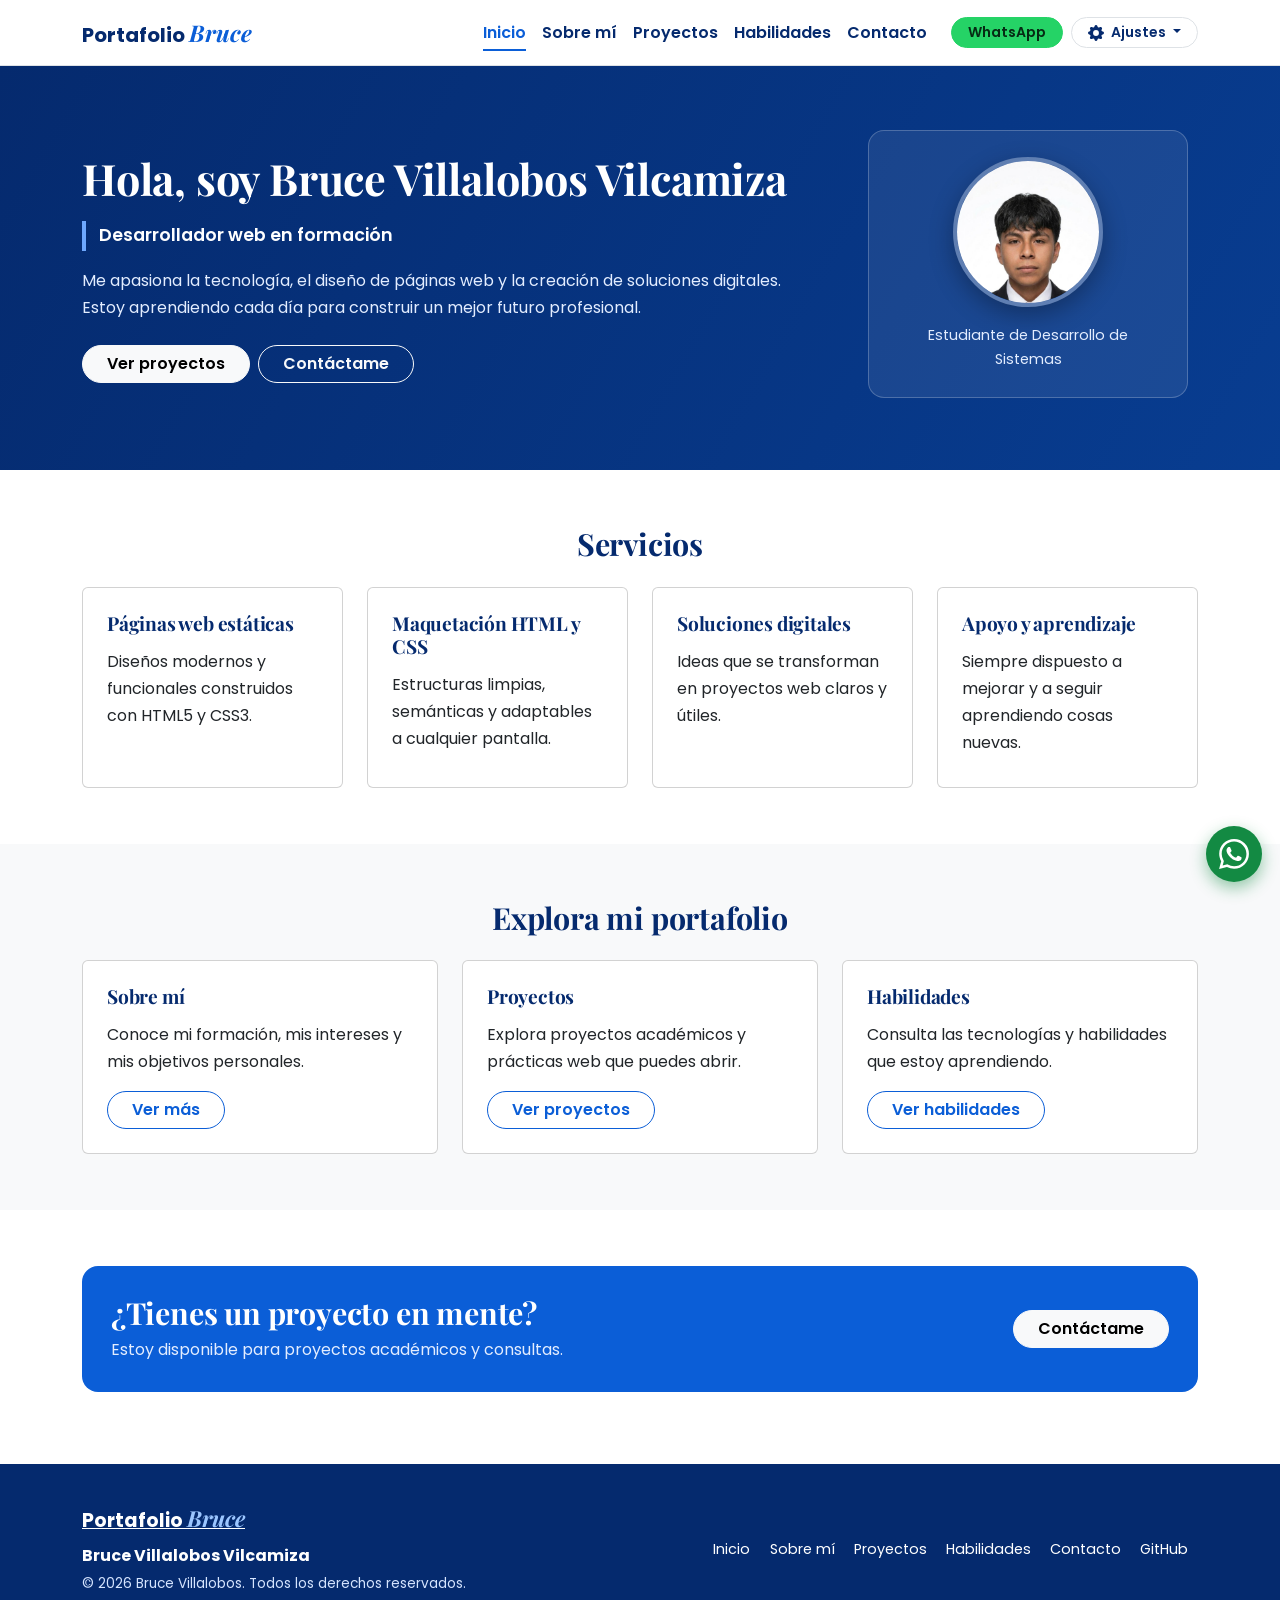
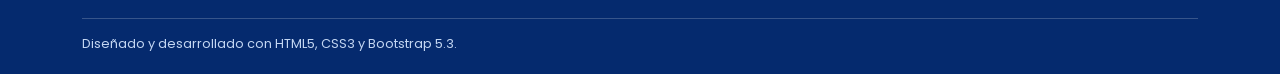
<file: index.html>
<!DOCTYPE html>
<html lang="es">
<head>
  <meta charset="utf-8">
  <meta name="viewport" content="width=device-width, initial-scale=1.0">
  <title>Portafolio Bruce | Inicio</title>
  <meta name="description" content="Portafolio personal de Bruce Villalobos Vilcamiza, desarrollador web en formación. Proyectos con HTML5, CSS3 y Bootstrap.">
  <meta property="og:title" content="Portafolio Bruce | Inicio">
  <meta property="og:description" content="Portafolio personal de Bruce Villalobos Vilcamiza, desarrollador web en formación. Proyectos con HTML5, CSS3 y Bootstrap.">
  <meta property="og:type" content="website">
  <meta property="og:image" content="https://brucevillalobos.github.io/portafolio-bruce-bootstrap/img/bruce.jpeg">
  <link rel="icon" type="image/svg+xml" href="favicon.svg">
  <link rel="preconnect" href="https://fonts.googleapis.com">
  <link rel="preconnect" href="https://fonts.gstatic.com" crossorigin>
  <link href="https://fonts.googleapis.com/css2?family=Playfair+Display:ital,wght@0,600;0,700;1,600&family=Poppins:wght@400;500;600;700&display=swap" rel="stylesheet">
  <link href="https://cdn.jsdelivr.net/npm/bootstrap@5.3.3/dist/css/bootstrap.min.css" rel="stylesheet" integrity="sha384-QWTKZyjpPEjISv5WaRU9OFeRpok6YctnYmDr5pNlyT2bRjXh0JMhjY6hW+ALEwIH" crossorigin="anonymous">
  <link rel="stylesheet" href="css/styles.css">
  <script src="js/tema.js"></script>
</head>
<body>
  <a class="skip-link" href="#contenido">Saltar al contenido principal</a>

  <header class="sticky-top">
    <nav class="navbar navbar-expand-lg bg-body border-bottom" aria-label="Menú principal">
      <div class="container">
        <a class="navbar-brand logo" href="index.html">Portafolio <span>Bruce</span></a>
        <button class="navbar-toggler" type="button" data-bs-toggle="collapse" data-bs-target="#menuPrincipal" aria-controls="menuPrincipal" aria-expanded="false" aria-label="Abrir o cerrar el menú de navegación">
          <span class="navbar-toggler-icon"></span>
        </button>
        <div class="collapse navbar-collapse" id="menuPrincipal">
          <ul class="navbar-nav ms-auto mb-2 mb-lg-0">
            <li class="nav-item"><a class="nav-link active" aria-current="page" href="index.html">Inicio</a></li>
            <li class="nav-item"><a class="nav-link" href="sobre-mi.html">Sobre mí</a></li>
            <li class="nav-item"><a class="nav-link" href="proyectos.html">Proyectos</a></li>
            <li class="nav-item"><a class="nav-link" href="habilidades.html">Habilidades</a></li>
            <li class="nav-item"><a class="nav-link" href="contacto.html">Contacto</a></li>
          </ul>
          <div class="d-flex align-items-center gap-2 ms-lg-3 pb-2 pb-lg-0">
            <a class="btn btn-wa btn-sm rounded-pill px-3 fw-semibold" href="https://wa.me/51958869705" target="_blank" rel="noopener">WhatsApp</a>
            
            <div class="dropdown">
              <button class="btn btn-settings btn-sm rounded-pill px-3 fw-semibold dropdown-toggle" type="button" data-bs-toggle="dropdown" data-bs-auto-close="outside" aria-expanded="false" id="btn-settings">
                <svg xmlns="http://www.w3.org/2000/svg" width="16" height="16" fill="currentColor" class="bi bi-gear-fill me-1" viewBox="0 0 16 16" aria-hidden="true">
                  <path d="M9.405 1.05c-.413-1.4-2.397-1.4-2.81 0l-.1.34a1.464 1.464 0 0 1-2.105.872l-.31-.17c-1.283-.698-2.686.705-1.987 1.987l.169.311c.446.82.023 1.841-.872 2.105l-.34.1c-1.4.413-1.4 2.397 0 2.81l.34.1a1.464 1.464 0 0 1 .872 2.105l-.17.31c-.698 1.283.705 2.686 1.987 1.987l.311-.169a1.464 1.464 0 0 1 2.105.872l.1.34c.413 1.4 2.397 1.4 2.81 0l.1-.34a1.464 1.464 0 0 1 2.105-.872l.31.17c1.283.698 2.686-.705 1.987-1.987l-.169-.311a1.464 1.464 0 0 1 .872-2.105l.34-.1c1.4-.413 1.4-2.397 0-2.81l-.34-.1a1.464 1.464 0 0 1-.872-2.105l.17-.31c.698-1.283-.705-2.686-1.987-1.987l-.311.169a1.464 1.464 0 0 1-2.105-.872l-.1-.34zM8 10.93a2.929 2.929 0 1 1 0-5.86 2.929 2.929 0 0 1 0 5.858z"/>
                </svg>
                Ajustes
              </button>
              <div class="dropdown-menu dropdown-menu-end p-3 settings-menu shadow-lg border-0" aria-labelledby="btn-settings">
                <p class="fw-bold mb-3 text-primary" style="font-size: 0.9rem;">Ajustes de visualización</p>
                
                <div class="d-flex justify-content-between align-items-center mb-3">
                  <span class="fw-medium" style="font-size: 0.95rem;">Modo oscuro</span>
                  <label class="theme-switch" aria-label="Cambiar modo oscuro">
                    <input type="checkbox" id="ajuste-oscuro" role="switch">
                    <span class="slider rounded-pill">
                      <span class="thumb">
                        <svg class="icon-sun" viewBox="0 0 24 24" fill="none" stroke="currentColor" stroke-width="2" stroke-linecap="round" stroke-linejoin="round"><circle cx="12" cy="12" r="5"></circle><line x1="12" y1="1" x2="12" y2="3"></line><line x1="12" y1="21" x2="12" y2="23"></line><line x1="4.22" y1="4.22" x2="5.64" y2="5.64"></line><line x1="18.36" y1="18.36" x2="19.78" y2="19.78"></line><line x1="1" y1="12" x2="3" y2="12"></line><line x1="21" y1="12" x2="23" y2="12"></line><line x1="4.22" y1="19.78" x2="5.64" y2="18.36"></line><line x1="18.36" y1="5.64" x2="19.78" y2="4.22"></line></svg>
                        <svg class="icon-moon" viewBox="0 0 24 24" fill="none" stroke="currentColor" stroke-width="2" stroke-linecap="round" stroke-linejoin="round"><path d="M21 12.79A9 9 0 1 1 11.21 3 7 7 0 0 0 21 12.79z"></path></svg>
                      </span>
                    </span>
                  </label>
                </div>
                
                <hr class="my-2">
                
                <div class="small fw-bold mb-2 text-body-secondary" id="etq-tam">Tamaño del texto</div>
                <div class="btn-group btn-group-sm w-100 shadow-sm" role="group" aria-labelledby="etq-tam">
                  <button type="button" class="btn btn-outline-primary" data-tam="peq" aria-pressed="false" aria-label="Texto pequeño">A−</button>
                  <button type="button" class="btn btn-outline-primary" data-tam="normal" aria-pressed="true" aria-label="Texto normal">A</button>
                  <button type="button" class="btn btn-outline-primary" data-tam="grande" aria-pressed="false" aria-label="Texto grande">A+</button>
                </div>
              </div>
            </div>
          </div>
        </div>
      </div>
    </nav>
  </header>

  <main id="contenido">
    <section class="hero-section">
      <div class="container">
        <div class="row g-4 g-lg-5 align-items-center">
          <div class="col-lg-8">
            <div>
              <h1>Hola, soy Bruce Villalobos Vilcamiza</h1>
              <p class="subtitle">Desarrollador web en formación</p>
              <p>Me apasiona la tecnología, el diseño de páginas web y la creación de soluciones digitales. Estoy aprendiendo cada día para construir un mejor futuro profesional.</p>
              <div class="d-flex flex-wrap gap-2 mt-4">
                <a class="btn btn-light rounded-pill px-4 fw-semibold" href="proyectos.html">Ver proyectos</a>
                <a class="btn btn-outline-light rounded-pill px-4 fw-semibold" href="contacto.html">Contáctame</a>
              </div>
            </div>
          </div>
          <div class="col-lg-4">
            <aside class="profile-card reveal">
              <div class="avatar">
                <img width="848" height="1193" src="img/bruce.jpeg" alt="Foto de Bruce Villalobos Vilcamiza" class="img-fluid">
              </div>
              <p class="mb-0">Estudiante de Desarrollo de Sistemas</p>
            </aside>
          </div>
        </div>
      </div>
    </section>

    <section>
      <div class="container">
        <h2 class="reveal text-center mb-4">Servicios</h2>
        <div class="row g-4">
          <div class="col-sm-6 col-lg-3">
            <article class="custom-card card h-100 p-4 reveal">
              <h3>Páginas web estáticas</h3>
              <p>Diseños modernos y funcionales construidos con HTML5 y CSS3.</p>
            </article>
          </div>
          <div class="col-sm-6 col-lg-3">
            <article class="custom-card card h-100 p-4 reveal">
              <h3>Maquetación HTML y CSS</h3>
              <p>Estructuras limpias, semánticas y adaptables a cualquier pantalla.</p>
            </article>
          </div>
          <div class="col-sm-6 col-lg-3">
            <article class="custom-card card h-100 p-4 reveal">
              <h3>Soluciones digitales</h3>
              <p>Ideas que se transforman en proyectos web claros y útiles.</p>
            </article>
          </div>
          <div class="col-sm-6 col-lg-3">
            <article class="custom-card card h-100 p-4 reveal">
              <h3>Apoyo y aprendizaje</h3>
              <p>Siempre dispuesto a mejorar y a seguir aprendiendo cosas nuevas.</p>
            </article>
          </div>
        </div>
      </div>
    </section>

    <section class="bg-body-tertiary">
      <div class="container">
        <h2 class="reveal text-center mb-4">Explora mi portafolio</h2>
        <div class="row g-4">
          <div class="col-md-6 col-lg-4">
            <article class="custom-card card h-100 p-4 reveal">
              <h3>Sobre mí</h3>
              <p>Conoce mi formación, mis intereses y mis objetivos personales.</p>
              <a class="btn btn-outline-primary rounded-pill px-4 fw-semibold mt-auto" href="sobre-mi.html">Ver más</a>
            </article>
          </div>
          <div class="col-md-6 col-lg-4">
            <article class="custom-card card h-100 p-4 reveal">
              <h3>Proyectos</h3>
              <p>Explora proyectos académicos y prácticas web que puedes abrir.</p>
              <a class="btn btn-outline-primary rounded-pill px-4 fw-semibold mt-auto" href="proyectos.html">Ver proyectos</a>
            </article>
          </div>
          <div class="col-md-6 col-lg-4">
            <article class="custom-card card h-100 p-4 reveal">
              <h3>Habilidades</h3>
              <p>Consulta las tecnologías y habilidades que estoy aprendiendo.</p>
              <a class="btn btn-outline-primary rounded-pill px-4 fw-semibold mt-auto" href="habilidades.html">Ver habilidades</a>
            </article>
          </div>
        </div>
      </div>
    </section>

    <section>
      <div class="container">
        <div class="cta-banner reveal">
          <div>
            <h2>¿Tienes un proyecto en mente?</h2>
            <p>Estoy disponible para proyectos académicos y consultas.</p>
          </div>
          <a class="btn btn-light rounded-pill px-4 fw-semibold" href="contacto.html">Contáctame</a>
        </div>
      </div>
    </section>
  </main>

  <footer class="site-footer">
    <div class="container">
      <div class="row g-3 align-items-center">
        <div class="col-md-5">
          <a class="logo" href="index.html">Portafolio <span>Bruce</span></a>
          <strong>Bruce Villalobos Vilcamiza</strong>
          <p>© 2026 Bruce Villalobos. Todos los derechos reservados.</p>
        </div>
        <nav class="col-md-7" aria-label="Enlaces del site-footer de página">
          <ul class="nav justify-content-md-end">
            <li class="nav-item"><a class="nav-link" href="index.html">Inicio</a></li>
            <li class="nav-item"><a class="nav-link" href="sobre-mi.html">Sobre mí</a></li>
            <li class="nav-item"><a class="nav-link" href="proyectos.html">Proyectos</a></li>
            <li class="nav-item"><a class="nav-link" href="habilidades.html">Habilidades</a></li>
            <li class="nav-item"><a class="nav-link" href="contacto.html">Contacto</a></li>
            <li class="nav-item"><a class="nav-link" href="https://github.com/BruceVillalobos" target="_blank" rel="noopener">GitHub</a></li>
          </ul>
        </nav>
      </div>
      <p class="credits">Diseñado y desarrollado con HTML5, CSS3 y Bootstrap 5.3.</p>
    </div>
  </footer>

  <aside aria-label="Contacto rápido">
  <a class="floating-wa" href="https://wa.me/51958869705" target="_blank" rel="noopener" aria-label="Contactar por WhatsApp">
    <svg viewBox="0 0 24 24" xmlns="http://www.w3.org/2000/svg" aria-hidden="true">
      <path d="M17.472 14.382c-.297-.149-1.758-.867-2.03-.967-.273-.099-.471-.148-.67.15-.197.297-.767.966-.94 1.164-.173.199-.347.223-.644.075-.297-.15-1.255-.463-2.39-1.475-.883-.788-1.48-1.761-1.653-2.059-.173-.297-.018-.458.13-.606.134-.133.298-.347.446-.52.149-.174.198-.298.298-.497.099-.198.05-.371-.025-.52-.075-.149-.669-1.612-.916-2.207-.242-.579-.487-.5-.669-.51-.173-.008-.371-.01-.57-.01-.198 0-.52.074-.792.372-.272.297-1.04 1.016-1.04 2.479 0 1.462 1.065 2.875 1.213 3.074.149.198 2.096 3.2 5.077 4.487.709.306 1.262.489 1.694.625.712.227 1.36.195 1.871.118.571-.085 1.758-.719 2.006-1.413.248-.694.248-1.289.173-1.413-.074-.124-.272-.198-.57-.347m-5.421 7.403h-.004a9.87 9.87 0 01-5.031-1.378l-.361-.214-3.741.982.998-3.648-.235-.374a9.86 9.86 0 01-1.51-5.26c.001-5.45 4.436-9.884 9.888-9.884 2.64 0 5.122 1.03 6.988 2.898a9.825 9.825 0 012.893 6.994c-.003 5.45-4.437 9.884-9.885 9.884m8.413-18.297A11.815 11.815 0 0012.05 0C5.495 0 .16 5.335.157 11.892c0 2.096.547 4.142 1.588 5.945L.057 24l6.305-1.654a11.882 11.882 0 005.683 1.448h.005c6.554 0 11.89-5.335 11.893-11.893a11.821 11.821 0 00-3.48-8.413Z"></path>
    </svg>
  </a>
  </aside>

  <script src="https://cdn.jsdelivr.net/npm/bootstrap@5.3.3/dist/js/bootstrap.bundle.min.js" integrity="sha384-YvpcrYf0tY3lHB60NNkmXc5s9fDVZLESaAA55NDzOxhy9GkcIdslK1eN7N6jIeHz" crossorigin="anonymous"></script>
  <script src="js/ajustes.js" defer></script>
</body>
</html>
</file>
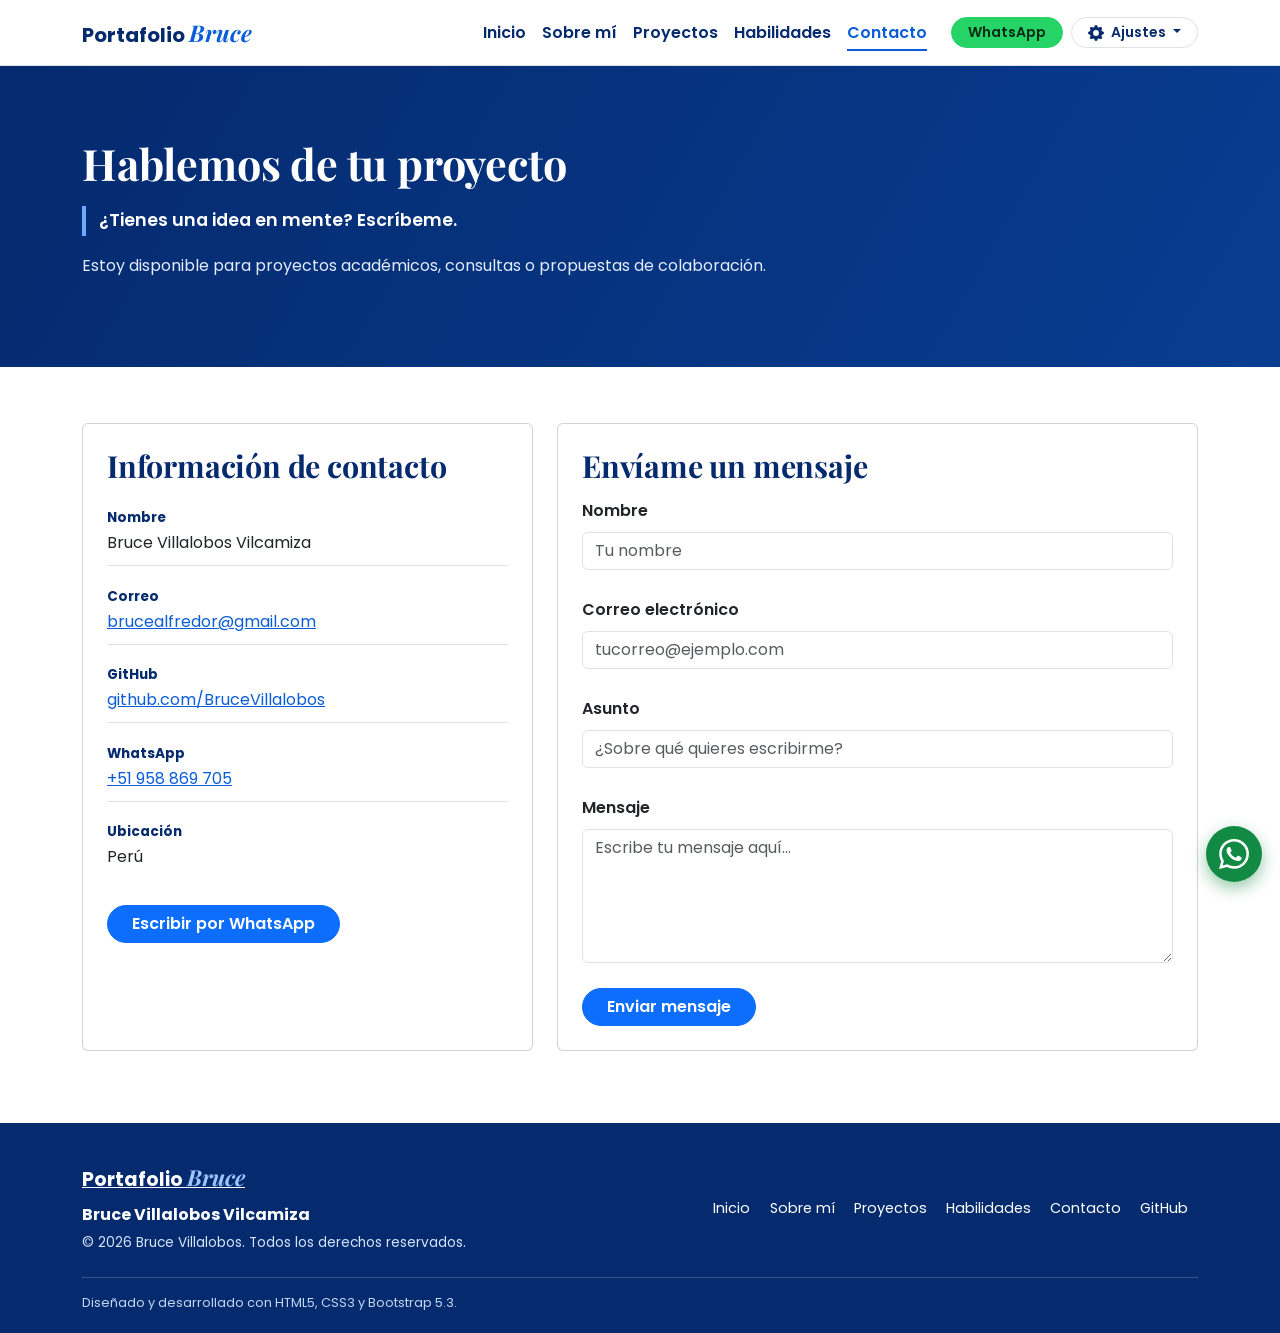
<file: contacto.html>
<!DOCTYPE html>
<html lang="es">
<head>
  <meta charset="utf-8">
  <meta name="viewport" content="width=device-width, initial-scale=1.0">
  <title>Portafolio Bruce | Contacto</title>
  <meta name="description" content="Contacta a Bruce Villalobos Vilcamiza para consultas, proyectos académicos o propuestas de colaboración.">
  <meta property="og:title" content="Portafolio Bruce | Contacto">
  <meta property="og:description" content="Contacta a Bruce Villalobos Vilcamiza para consultas, proyectos académicos o propuestas de colaboración.">
  <meta property="og:type" content="website">
  <meta property="og:image" content="https://brucevillalobos.github.io/portafolio-bruce-bootstrap/img/bruce.jpeg">
  <link rel="icon" type="image/svg+xml" href="favicon.svg">
  <link rel="preconnect" href="https://fonts.googleapis.com">
  <link rel="preconnect" href="https://fonts.gstatic.com" crossorigin>
  <link href="https://fonts.googleapis.com/css2?family=Playfair+Display:ital,wght@0,600;0,700;1,600&family=Poppins:wght@400;500;600;700&display=swap" rel="stylesheet">
  <link href="https://cdn.jsdelivr.net/npm/bootstrap@5.3.3/dist/css/bootstrap.min.css" rel="stylesheet" integrity="sha384-QWTKZyjpPEjISv5WaRU9OFeRpok6YctnYmDr5pNlyT2bRjXh0JMhjY6hW+ALEwIH" crossorigin="anonymous">
  <link rel="stylesheet" href="css/styles.css">
  <script src="js/tema.js"></script>
</head>
<body>
  <a class="skip-link" href="#contenido">Saltar al contenido principal</a>

  <header class="sticky-top">
    <nav class="navbar navbar-expand-lg bg-body border-bottom" aria-label="Menú principal">
      <div class="container">
        <a class="navbar-brand logo" href="index.html">Portafolio <span>Bruce</span></a>
        <button class="navbar-toggler" type="button" data-bs-toggle="collapse" data-bs-target="#menuPrincipal" aria-controls="menuPrincipal" aria-expanded="false" aria-label="Abrir o cerrar el menú de navegación">
          <span class="navbar-toggler-icon"></span>
        </button>
        <div class="collapse navbar-collapse" id="menuPrincipal">
          <ul class="navbar-nav ms-auto mb-2 mb-lg-0">
            <li class="nav-item"><a class="nav-link" href="index.html">Inicio</a></li>
            <li class="nav-item"><a class="nav-link" href="sobre-mi.html">Sobre mí</a></li>
            <li class="nav-item"><a class="nav-link" href="proyectos.html">Proyectos</a></li>
            <li class="nav-item"><a class="nav-link" href="habilidades.html">Habilidades</a></li>
            <li class="nav-item"><a class="nav-link active" aria-current="page" href="contacto.html">Contacto</a></li>
          </ul>
          <div class="d-flex align-items-center gap-2 ms-lg-3 pb-2 pb-lg-0">
            <a class="btn btn-wa btn-sm rounded-pill px-3 fw-semibold" href="https://wa.me/51958869705" target="_blank" rel="noopener">WhatsApp</a>
            
            <div class="dropdown">
              <button class="btn btn-settings btn-sm rounded-pill px-3 fw-semibold dropdown-toggle" type="button" data-bs-toggle="dropdown" data-bs-auto-close="outside" aria-expanded="false" id="btn-settings">
                <svg xmlns="http://www.w3.org/2000/svg" width="16" height="16" fill="currentColor" class="bi bi-gear-fill me-1" viewBox="0 0 16 16" aria-hidden="true">
                  <path d="M9.405 1.05c-.413-1.4-2.397-1.4-2.81 0l-.1.34a1.464 1.464 0 0 1-2.105.872l-.31-.17c-1.283-.698-2.686.705-1.987 1.987l.169.311c.446.82.023 1.841-.872 2.105l-.34.1c-1.4.413-1.4 2.397 0 2.81l.34.1a1.464 1.464 0 0 1 .872 2.105l-.17.31c-.698 1.283.705 2.686 1.987 1.987l.311-.169a1.464 1.464 0 0 1 2.105.872l.1.34c.413 1.4 2.397 1.4 2.81 0l.1-.34a1.464 1.464 0 0 1 2.105-.872l.31.17c1.283.698 2.686-.705 1.987-1.987l-.169-.311a1.464 1.464 0 0 1 .872-2.105l.34-.1c1.4-.413 1.4-2.397 0-2.81l-.34-.1a1.464 1.464 0 0 1-.872-2.105l.17-.31c.698-1.283-.705-2.686-1.987-1.987l-.311.169a1.464 1.464 0 0 1-2.105-.872l-.1-.34zM8 10.93a2.929 2.929 0 1 1 0-5.86 2.929 2.929 0 0 1 0 5.858z"/>
                </svg>
                Ajustes
              </button>
              <div class="dropdown-menu dropdown-menu-end p-3 settings-menu shadow-lg border-0" aria-labelledby="btn-settings">
                <p class="fw-bold mb-3 text-primary" style="font-size: 0.9rem;">Ajustes de visualización</p>
                
                <div class="d-flex justify-content-between align-items-center mb-3">
                  <span class="fw-medium" style="font-size: 0.95rem;">Modo oscuro</span>
                  <label class="theme-switch" aria-label="Cambiar modo oscuro">
                    <input type="checkbox" id="ajuste-oscuro" role="switch">
                    <span class="slider rounded-pill">
                      <span class="thumb">
                        <svg class="icon-sun" viewBox="0 0 24 24" fill="none" stroke="currentColor" stroke-width="2" stroke-linecap="round" stroke-linejoin="round"><circle cx="12" cy="12" r="5"></circle><line x1="12" y1="1" x2="12" y2="3"></line><line x1="12" y1="21" x2="12" y2="23"></line><line x1="4.22" y1="4.22" x2="5.64" y2="5.64"></line><line x1="18.36" y1="18.36" x2="19.78" y2="19.78"></line><line x1="1" y1="12" x2="3" y2="12"></line><line x1="21" y1="12" x2="23" y2="12"></line><line x1="4.22" y1="19.78" x2="5.64" y2="18.36"></line><line x1="18.36" y1="5.64" x2="19.78" y2="4.22"></line></svg>
                        <svg class="icon-moon" viewBox="0 0 24 24" fill="none" stroke="currentColor" stroke-width="2" stroke-linecap="round" stroke-linejoin="round"><path d="M21 12.79A9 9 0 1 1 11.21 3 7 7 0 0 0 21 12.79z"></path></svg>
                      </span>
                    </span>
                  </label>
                </div>
                
                <hr class="my-2">
                
                <div class="small fw-bold mb-2 text-body-secondary" id="label-size">Tamaño del texto</div>
                <div class="btn-group btn-group-sm w-100 shadow-sm" role="group" aria-labelledby="label-size">
                  <button type="button" class="btn btn-outline-primary" data-tam="peq" aria-pressed="false" aria-label="Texto pequeño">A−</button>
                  <button type="button" class="btn btn-outline-primary" data-tam="normal" aria-pressed="true" aria-label="Texto normal">A</button>
                  <button type="button" class="btn btn-outline-primary" data-tam="grande" aria-pressed="false" aria-label="Texto grande">A+</button>
                </div>
              </div>
            </div>
          </div>
        </div>
      </div>
    </nav>
  </header>

  <main id="contenido">
    <section class="page-header">
      <div class="container">
        <div class="row align-items-center">
          <div class="col-lg-8">
            <h1>Hablemos de tu proyecto</h1>
            <p class="subtitle">¿Tienes una idea en mente? Escríbeme.</p>
            <p>Estoy disponible para proyectos académicos, consultas o propuestas de colaboración.</p>
          </div>
        </div>
      </div>
    </section>

    <section>
      <div class="container">
        <div class="row g-4">
          <div class="col-lg-5">
            <article class="custom-card card h-100 p-4 reveal">
              <h2>Información de contacto</h2>
              <div class="contact-item">
                <strong>Nombre</strong>
                <span>Bruce Villalobos Vilcamiza</span>
              </div>
              <div class="contact-item">
                <strong>Correo</strong>
                <a href="mailto:brucealfredor@gmail.com">brucealfredor@gmail.com</a>
              </div>
              <div class="contact-item">
                <strong>GitHub</strong>
                <a href="https://github.com/BruceVillalobos" target="_blank" rel="noopener">github.com/BruceVillalobos</a>
              </div>
              <div class="contact-item">
                <strong>WhatsApp</strong>
                <a href="https://wa.me/51958869705" target="_blank" rel="noopener">+51 958 869 705</a>
              </div>
              <div class="contact-item">
                <strong>Ubicación</strong>
                <span>Perú</span>
              </div>
              <a class="btn btn-primary rounded-pill px-4 fw-semibold mt-3" href="https://wa.me/51958869705" target="_blank" rel="noopener">Escribir por WhatsApp</a>
            </article>
          </div>

          <div class="col-lg-7">
            <form class="custom-card card card-body h-100 p-4 reveal" data-correo="brucealfredor@gmail.com" data-asunto="Contacto desde el portafolio" novalidate>
              <h2>Envíame un mensaje</h2>
              <div class="mb-3">
                <label for="nombre" class="form-label fw-semibold">Nombre</label>
                <input type="text" id="nombre" name="nombre" placeholder="Tu nombre" required class="form-control" autocomplete="name">
                <div class="invalid-feedback">Escribe tu nombre.</div>
              </div>
              <div class="mb-3">
                <label for="correo" class="form-label fw-semibold">Correo electrónico</label>
                <input type="email" id="correo" name="correo" placeholder="tucorreo@ejemplo.com" required class="form-control" autocomplete="email">
                <div class="invalid-feedback">Escribe un correo válido, por ejemplo nombre@correo.com.</div>
              </div>
              <div class="mb-3">
                <label for="asunto" class="form-label fw-semibold">Asunto</label>
                <input type="text" id="asunto" name="asunto" placeholder="¿Sobre qué quieres escribirme?" required class="form-control">
                <div class="invalid-feedback">Indica el asunto.</div>
              </div>
              <div class="mb-3">
                <label for="mensaje" class="form-label fw-semibold">Mensaje</label>
                <textarea id="mensaje" name="mensaje" placeholder="Escribe tu mensaje aquí..." required class="form-control" rows="5"></textarea>
                <div class="invalid-feedback">Escribe tu mensaje.</div>
              </div>
              <button class="btn btn-primary rounded-pill px-4 fw-semibold align-self-start mt-auto" type="submit">Enviar mensaje</button>
              <div class="alert alert-success mt-3 d-none" id="cta-banner-envio" role="status" tabindex="-1">Se abrió tu programa de correo con el mensaje listo para enviar. Si no se abrió, <a class="alert-link" href="https://wa.me/51958869705" target="_blank" rel="noopener">escríbeme por WhatsApp</a>.</div>
            </form>
          </div>
        </div>
      </div>
    </section>
  </main>

  <footer class="site-footer">
    <div class="container">
      <div class="row g-3 align-items-center">
        <div class="col-md-5">
          <a class="logo" href="index.html">Portafolio <span>Bruce</span></a>
          <strong>Bruce Villalobos Vilcamiza</strong>
          <p>© 2026 Bruce Villalobos. Todos los derechos reservados.</p>
        </div>
        <nav class="col-md-7" aria-label="Enlaces del site-footer de página">
          <ul class="nav justify-content-md-end">
            <li class="nav-item"><a class="nav-link" href="index.html">Inicio</a></li>
            <li class="nav-item"><a class="nav-link" href="sobre-mi.html">Sobre mí</a></li>
            <li class="nav-item"><a class="nav-link" href="proyectos.html">Proyectos</a></li>
            <li class="nav-item"><a class="nav-link" href="habilidades.html">Habilidades</a></li>
            <li class="nav-item"><a class="nav-link" href="contacto.html">Contacto</a></li>
            <li class="nav-item"><a class="nav-link" href="https://github.com/BruceVillalobos" target="_blank" rel="noopener">GitHub</a></li>
          </ul>
        </nav>
      </div>
      <p class="credits">Diseñado y desarrollado con HTML5, CSS3 y Bootstrap 5.3.</p>
    </div>
  </footer>

  <aside aria-label="Contacto rápido">
  <a class="floating-wa" href="https://wa.me/51958869705" target="_blank" rel="noopener" aria-label="Contactar por WhatsApp">
    <svg viewBox="0 0 24 24" xmlns="http://www.w3.org/2000/svg" aria-hidden="true">
      <path d="M17.472 14.382c-.297-.149-1.758-.867-2.03-.967-.273-.099-.471-.148-.67.15-.197.297-.767.966-.94 1.164-.173.199-.347.223-.644.075-.297-.15-1.255-.463-2.39-1.475-.883-.788-1.48-1.761-1.653-2.059-.173-.297-.018-.458.13-.606.134-.133.298-.347.446-.52.149-.174.198-.298.298-.497.099-.198.05-.371-.025-.52-.075-.149-.669-1.612-.916-2.207-.242-.579-.487-.5-.669-.51-.173-.008-.371-.01-.57-.01-.198 0-.52.074-.792.372-.272.297-1.04 1.016-1.04 2.479 0 1.462 1.065 2.875 1.213 3.074.149.198 2.096 3.2 5.077 4.487.709.306 1.262.489 1.694.625.712.227 1.36.195 1.871.118.571-.085 1.758-.719 2.006-1.413.248-.694.248-1.289.173-1.413-.074-.124-.272-.198-.57-.347m-5.421 7.403h-.004a9.87 9.87 0 01-5.031-1.378l-.361-.214-3.741.982.998-3.648-.235-.374a9.86 9.86 0 01-1.51-5.26c.001-5.45 4.436-9.884 9.888-9.884 2.64 0 5.122 1.03 6.988 2.898a9.825 9.825 0 012.893 6.994c-.003 5.45-4.437 9.884-9.885 9.884m8.413-18.297A11.815 11.815 0 0012.05 0C5.495 0 .16 5.335.157 11.892c0 2.096.547 4.142 1.588 5.945L.057 24l6.305-1.654a11.882 11.882 0 005.683 1.448h.005c6.554 0 11.89-5.335 11.893-11.893a11.821 11.821 0 00-3.48-8.413Z"></path>
    </svg>
  </a>
  </aside>

  <script src="https://cdn.jsdelivr.net/npm/bootstrap@5.3.3/dist/js/bootstrap.bundle.min.js" integrity="sha384-YvpcrYf0tY3lHB60NNkmXc5s9fDVZLESaAA55NDzOxhy9GkcIdslK1eN7N6jIeHz" crossorigin="anonymous"></script>
  <script src="js/ajustes.js" defer></script>
  <script src="js/formulario.js" defer></script>
</body>
</html>
</file>
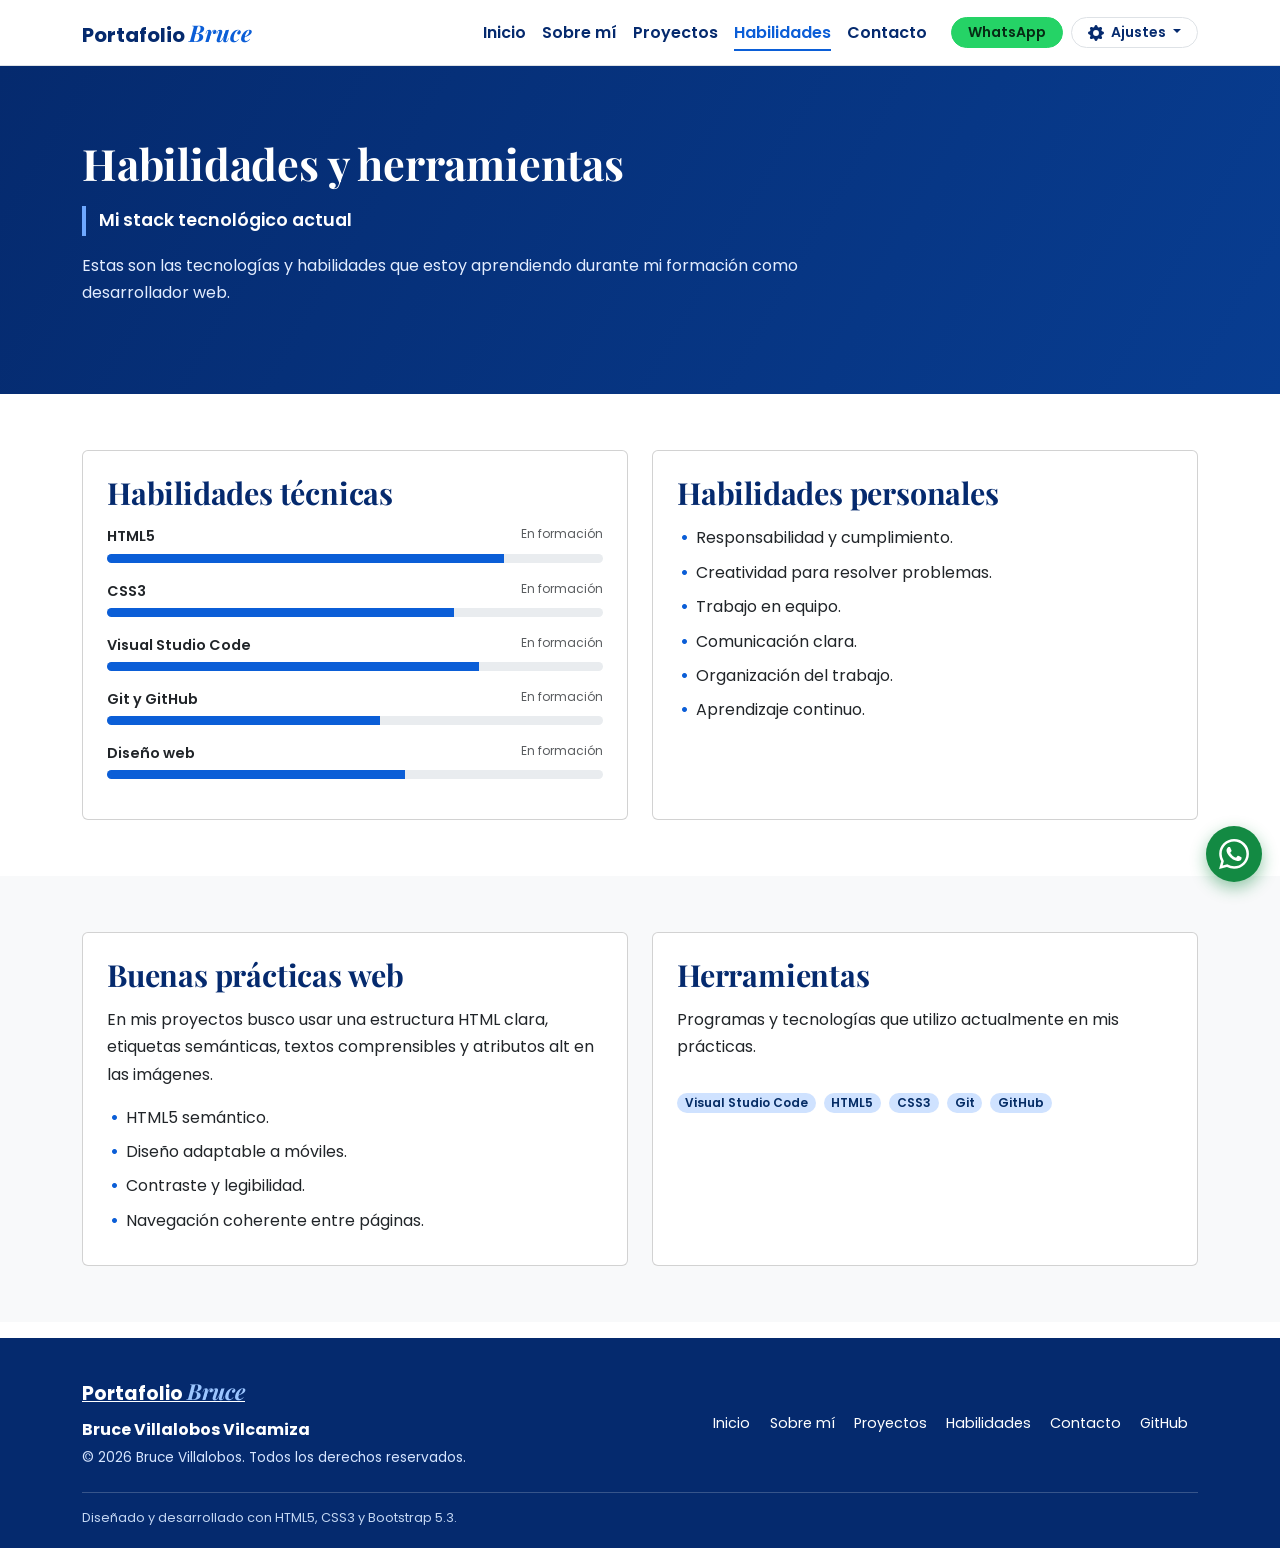
<file: habilidades.html>
<!DOCTYPE html>
<html lang="es">
<head>
  <meta charset="utf-8">
  <meta name="viewport" content="width=device-width, initial-scale=1.0">
  <title>Portafolio Bruce | Habilidades</title>
  <meta name="description" content="Habilidades técnicas y personales de Bruce Villalobos: HTML5, CSS3, Git y buenas prácticas de desarrollo web.">
  <meta property="og:title" content="Portafolio Bruce | Habilidades">
  <meta property="og:description" content="Habilidades técnicas y personales de Bruce Villalobos: HTML5, CSS3, Git y buenas prácticas de desarrollo web.">
  <meta property="og:type" content="website">
  <meta property="og:image" content="https://brucevillalobos.github.io/portafolio-bruce-bootstrap/img/bruce.jpeg">
  <link rel="icon" type="image/svg+xml" href="favicon.svg">
  <link rel="preconnect" href="https://fonts.googleapis.com">
  <link rel="preconnect" href="https://fonts.gstatic.com" crossorigin>
  <link href="https://fonts.googleapis.com/css2?family=Playfair+Display:ital,wght@0,600;0,700;1,600&family=Poppins:wght@400;500;600;700&display=swap" rel="stylesheet">
  <link href="https://cdn.jsdelivr.net/npm/bootstrap@5.3.3/dist/css/bootstrap.min.css" rel="stylesheet" integrity="sha384-QWTKZyjpPEjISv5WaRU9OFeRpok6YctnYmDr5pNlyT2bRjXh0JMhjY6hW+ALEwIH" crossorigin="anonymous">
  <link rel="stylesheet" href="css/styles.css">
  <script src="js/tema.js"></script>
</head>
<body>
  <a class="skip-link" href="#contenido">Saltar al contenido principal</a>

  <header class="sticky-top">
    <nav class="navbar navbar-expand-lg bg-body border-bottom" aria-label="Menú principal">
      <div class="container">
        <a class="navbar-brand logo" href="index.html">Portafolio <span>Bruce</span></a>
        <button class="navbar-toggler" type="button" data-bs-toggle="collapse" data-bs-target="#menuPrincipal" aria-controls="menuPrincipal" aria-expanded="false" aria-label="Abrir o cerrar el menú de navegación">
          <span class="navbar-toggler-icon"></span>
        </button>
        <div class="collapse navbar-collapse" id="menuPrincipal">
          <ul class="navbar-nav ms-auto mb-2 mb-lg-0">
            <li class="nav-item"><a class="nav-link" href="index.html">Inicio</a></li>
            <li class="nav-item"><a class="nav-link" href="sobre-mi.html">Sobre mí</a></li>
            <li class="nav-item"><a class="nav-link" href="proyectos.html">Proyectos</a></li>
            <li class="nav-item"><a class="nav-link active" aria-current="page" href="habilidades.html">Habilidades</a></li>
            <li class="nav-item"><a class="nav-link" href="contacto.html">Contacto</a></li>
          </ul>
          <div class="d-flex align-items-center gap-2 ms-lg-3 pb-2 pb-lg-0">
            <a class="btn btn-wa btn-sm rounded-pill px-3 fw-semibold" href="https://wa.me/51958869705" target="_blank" rel="noopener">WhatsApp</a>
            
            <div class="dropdown">
              <button class="btn btn-settings btn-sm rounded-pill px-3 fw-semibold dropdown-toggle" type="button" data-bs-toggle="dropdown" data-bs-auto-close="outside" aria-expanded="false" id="btn-settings">
                <svg xmlns="http://www.w3.org/2000/svg" width="16" height="16" fill="currentColor" class="bi bi-gear-fill me-1" viewBox="0 0 16 16" aria-hidden="true">
                  <path d="M9.405 1.05c-.413-1.4-2.397-1.4-2.81 0l-.1.34a1.464 1.464 0 0 1-2.105.872l-.31-.17c-1.283-.698-2.686.705-1.987 1.987l.169.311c.446.82.023 1.841-.872 2.105l-.34.1c-1.4.413-1.4 2.397 0 2.81l.34.1a1.464 1.464 0 0 1 .872 2.105l-.17.31c-.698 1.283.705 2.686 1.987 1.987l.311-.169a1.464 1.464 0 0 1 2.105.872l.1.34c.413 1.4 2.397 1.4 2.81 0l.1-.34a1.464 1.464 0 0 1 2.105-.872l.31.17c1.283.698 2.686-.705 1.987-1.987l-.169-.311a1.464 1.464 0 0 1 .872-2.105l.34-.1c1.4-.413 1.4-2.397 0-2.81l-.34-.1a1.464 1.464 0 0 1-.872-2.105l.17-.31c.698-1.283-.705-2.686-1.987-1.987l-.311.169a1.464 1.464 0 0 1-2.105-.872l-.1-.34zM8 10.93a2.929 2.929 0 1 1 0-5.86 2.929 2.929 0 0 1 0 5.858z"/>
                </svg>
                Ajustes
              </button>
              <div class="dropdown-menu dropdown-menu-end p-3 settings-menu shadow-lg border-0" aria-labelledby="btn-settings">
                <p class="fw-bold mb-3 text-primary" style="font-size: 0.9rem;">Ajustes de visualización</p>
                
                <div class="d-flex justify-content-between align-items-center mb-3">
                  <span class="fw-medium" style="font-size: 0.95rem;">Modo oscuro</span>
                  <label class="theme-switch" aria-label="Cambiar modo oscuro">
                    <input type="checkbox" id="ajuste-oscuro" role="switch">
                    <span class="slider rounded-pill">
                      <span class="thumb">
                        <svg class="icon-sun" viewBox="0 0 24 24" fill="none" stroke="currentColor" stroke-width="2" stroke-linecap="round" stroke-linejoin="round"><circle cx="12" cy="12" r="5"></circle><line x1="12" y1="1" x2="12" y2="3"></line><line x1="12" y1="21" x2="12" y2="23"></line><line x1="4.22" y1="4.22" x2="5.64" y2="5.64"></line><line x1="18.36" y1="18.36" x2="19.78" y2="19.78"></line><line x1="1" y1="12" x2="3" y2="12"></line><line x1="21" y1="12" x2="23" y2="12"></line><line x1="4.22" y1="19.78" x2="5.64" y2="18.36"></line><line x1="18.36" y1="5.64" x2="19.78" y2="4.22"></line></svg>
                        <svg class="icon-moon" viewBox="0 0 24 24" fill="none" stroke="currentColor" stroke-width="2" stroke-linecap="round" stroke-linejoin="round"><path d="M21 12.79A9 9 0 1 1 11.21 3 7 7 0 0 0 21 12.79z"></path></svg>
                      </span>
                    </span>
                  </label>
                </div>
                
                <hr class="my-2">
                
                <div class="small fw-bold mb-2 text-body-secondary" id="etq-tam">Tamaño del texto</div>
                <div class="btn-group btn-group-sm w-100 shadow-sm" role="group" aria-labelledby="etq-tam">
                  <button type="button" class="btn btn-outline-primary" data-tam="peq" aria-pressed="false" aria-label="Texto pequeño">A−</button>
                  <button type="button" class="btn btn-outline-primary" data-tam="normal" aria-pressed="true" aria-label="Texto normal">A</button>
                  <button type="button" class="btn btn-outline-primary" data-tam="grande" aria-pressed="false" aria-label="Texto grande">A+</button>
                </div>
              </div>
            </div>
          </div>
        </div>
      </div>
    </nav>
  </header>

  <main id="contenido">
    <section class="hero-section">
      <div class="container">
        <div class="row align-items-center">
          <div class="col-lg-8">
            <h1>Habilidades y herramientas</h1>
            <p class="subtitle">Mi stack tecnológico actual</p>
            <p>Estas son las tecnologías y habilidades que estoy aprendiendo durante mi formación como desarrollador web.</p>
          </div>
        </div>
      </div>
    </section>

    <section>
      <div class="container">
        <div class="row g-4">
          <div class="col-md-6">
            <article class="custom-card card h-100 p-4 reveal">
              <h2>Habilidades técnicas</h2>
              <ul class="skills">
                <li>
                  <div class="skill-name d-flex justify-content-between">HTML5 <small>En formación</small></div>
                  <div class="progress" role="progressbar" aria-label="Nivel de HTML5" aria-valuenow="80" aria-valuemin="0" aria-valuemax="100">
                    <div class="progress-bar" style="width:80%"></div>
                  </div>
                </li>
                <li>
                  <div class="skill-name d-flex justify-content-between">CSS3 <small>En formación</small></div>
                  <div class="progress" role="progressbar" aria-label="Nivel de CSS3" aria-valuenow="70" aria-valuemin="0" aria-valuemax="100">
                    <div class="progress-bar" style="width:70%"></div>
                  </div>
                </li>
                <li>
                  <div class="skill-name d-flex justify-content-between">Visual Studio Code <small>En formación</small></div>
                  <div class="progress" role="progressbar" aria-label="Nivel de Visual Studio Code" aria-valuenow="75" aria-valuemin="0" aria-valuemax="100">
                    <div class="progress-bar" style="width:75%"></div>
                  </div>
                </li>
                <li>
                  <div class="skill-name d-flex justify-content-between">Git y GitHub <small>En formación</small></div>
                  <div class="progress" role="progressbar" aria-label="Nivel de Git y GitHub" aria-valuenow="55" aria-valuemin="0" aria-valuemax="100">
                    <div class="progress-bar" style="width:55%"></div>
                  </div>
                </li>
                <li>
                  <div class="skill-name d-flex justify-content-between">Diseño web <small>En formación</small></div>
                  <div class="progress" role="progressbar" aria-label="Nivel de Diseño web" aria-valuenow="60" aria-valuemin="0" aria-valuemax="100">
                    <div class="progress-bar" style="width:60%"></div>
                  </div>
                </li>
              </ul>
            </article>
          </div>

          <div class="col-md-6">
            <article class="custom-card card h-100 p-4 reveal">
              <h2>Habilidades personales</h2>
              <ul class="custom-list">
                <li>Responsabilidad y cumplimiento.</li>
                <li>Creatividad para resolver problemas.</li>
                <li>Trabajo en equipo.</li>
                <li>Comunicación clara.</li>
                <li>Organización del trabajo.</li>
                <li>Aprendizaje continuo.</li>
              </ul>
            </article>
          </div>
        </div>
      </div>
    </section>

    <section class="bg-body-tertiary">
      <div class="container">
        <div class="row g-4">
          <div class="col-md-6">
            <article class="custom-card card h-100 p-4 reveal">
              <h2>Buenas prácticas web</h2>
              <p>En mis proyectos busco usar una estructura HTML clara, etiquetas semánticas, textos comprensibles y atributos alt en las imágenes.</p>
              <ul class="custom-list">
                <li>HTML5 semántico.</li>
                <li>Diseño adaptable a móviles.</li>
                <li>Contraste y legibilidad.</li>
                <li>Navegación coherente entre páginas.</li>
              </ul>
            </article>
          </div>
          <div class="col-md-6">
            <article class="custom-card card h-100 p-4 reveal">
              <h2>Herramientas</h2>
              <p>Programas y tecnologías que utilizo actualmente en mis prácticas.</p>
              <div class="d-flex flex-wrap gap-2 mt-3">
                <span class="badge rounded-pill bg-primary-subtle text-primary-emphasis fw-semibold">Visual Studio Code</span>
                <span class="badge rounded-pill bg-primary-subtle text-primary-emphasis fw-semibold">HTML5</span>
                <span class="badge rounded-pill bg-primary-subtle text-primary-emphasis fw-semibold">CSS3</span>
                <span class="badge rounded-pill bg-primary-subtle text-primary-emphasis fw-semibold">Git</span>
                <span class="badge rounded-pill bg-primary-subtle text-primary-emphasis fw-semibold">GitHub</span>
              </div>
            </article>
          </div>
        </div>
      </div>
    </section>
  </main>

  <footer class="site-footer">
    <div class="container">
      <div class="row g-3 align-items-center">
        <div class="col-md-5">
          <a class="logo" href="index.html">Portafolio <span>Bruce</span></a>
          <strong>Bruce Villalobos Vilcamiza</strong>
          <p>© 2026 Bruce Villalobos. Todos los derechos reservados.</p>
        </div>
        <nav class="col-md-7" aria-label="Enlaces del site-footer de página">
          <ul class="nav justify-content-md-end">
            <li class="nav-item"><a class="nav-link" href="index.html">Inicio</a></li>
            <li class="nav-item"><a class="nav-link" href="sobre-mi.html">Sobre mí</a></li>
            <li class="nav-item"><a class="nav-link" href="proyectos.html">Proyectos</a></li>
            <li class="nav-item"><a class="nav-link" href="habilidades.html">Habilidades</a></li>
            <li class="nav-item"><a class="nav-link" href="contacto.html">Contacto</a></li>
            <li class="nav-item"><a class="nav-link" href="https://github.com/BruceVillalobos" target="_blank" rel="noopener">GitHub</a></li>
          </ul>
        </nav>
      </div>
      <p class="credits">Diseñado y desarrollado con HTML5, CSS3 y Bootstrap 5.3.</p>
    </div>
  </footer>

  <aside aria-label="Contacto rápido">
  <a class="floating-wa" href="https://wa.me/51958869705" target="_blank" rel="noopener" aria-label="Contactar por WhatsApp">
    <svg viewBox="0 0 24 24" xmlns="http://www.w3.org/2000/svg" aria-hidden="true">
      <path d="M17.472 14.382c-.297-.149-1.758-.867-2.03-.967-.273-.099-.471-.148-.67.15-.197.297-.767.966-.94 1.164-.173.199-.347.223-.644.075-.297-.15-1.255-.463-2.39-1.475-.883-.788-1.48-1.761-1.653-2.059-.173-.297-.018-.458.13-.606.134-.133.298-.347.446-.52.149-.174.198-.298.298-.497.099-.198.05-.371-.025-.52-.075-.149-.669-1.612-.916-2.207-.242-.579-.487-.5-.669-.51-.173-.008-.371-.01-.57-.01-.198 0-.52.074-.792.372-.272.297-1.04 1.016-1.04 2.479 0 1.462 1.065 2.875 1.213 3.074.149.198 2.096 3.2 5.077 4.487.709.306 1.262.489 1.694.625.712.227 1.36.195 1.871.118.571-.085 1.758-.719 2.006-1.413.248-.694.248-1.289.173-1.413-.074-.124-.272-.198-.57-.347m-5.421 7.403h-.004a9.87 9.87 0 01-5.031-1.378l-.361-.214-3.741.982.998-3.648-.235-.374a9.86 9.86 0 01-1.51-5.26c.001-5.45 4.436-9.884 9.888-9.884 2.64 0 5.122 1.03 6.988 2.898a9.825 9.825 0 012.893 6.994c-.003 5.45-4.437 9.884-9.885 9.884m8.413-18.297A11.815 11.815 0 0012.05 0C5.495 0 .16 5.335.157 11.892c0 2.096.547 4.142 1.588 5.945L.057 24l6.305-1.654a11.882 11.882 0 005.683 1.448h.005c6.554 0 11.89-5.335 11.893-11.893a11.821 11.821 0 00-3.48-8.413Z"></path>
    </svg>
  </a>
  </aside>

  <script src="https://cdn.jsdelivr.net/npm/bootstrap@5.3.3/dist/js/bootstrap.bundle.min.js" integrity="sha384-YvpcrYf0tY3lHB60NNkmXc5s9fDVZLESaAA55NDzOxhy9GkcIdslK1eN7N6jIeHz" crossorigin="anonymous"></script>
  <script src="js/ajustes.js" defer></script>
</body>
</html>
</file>
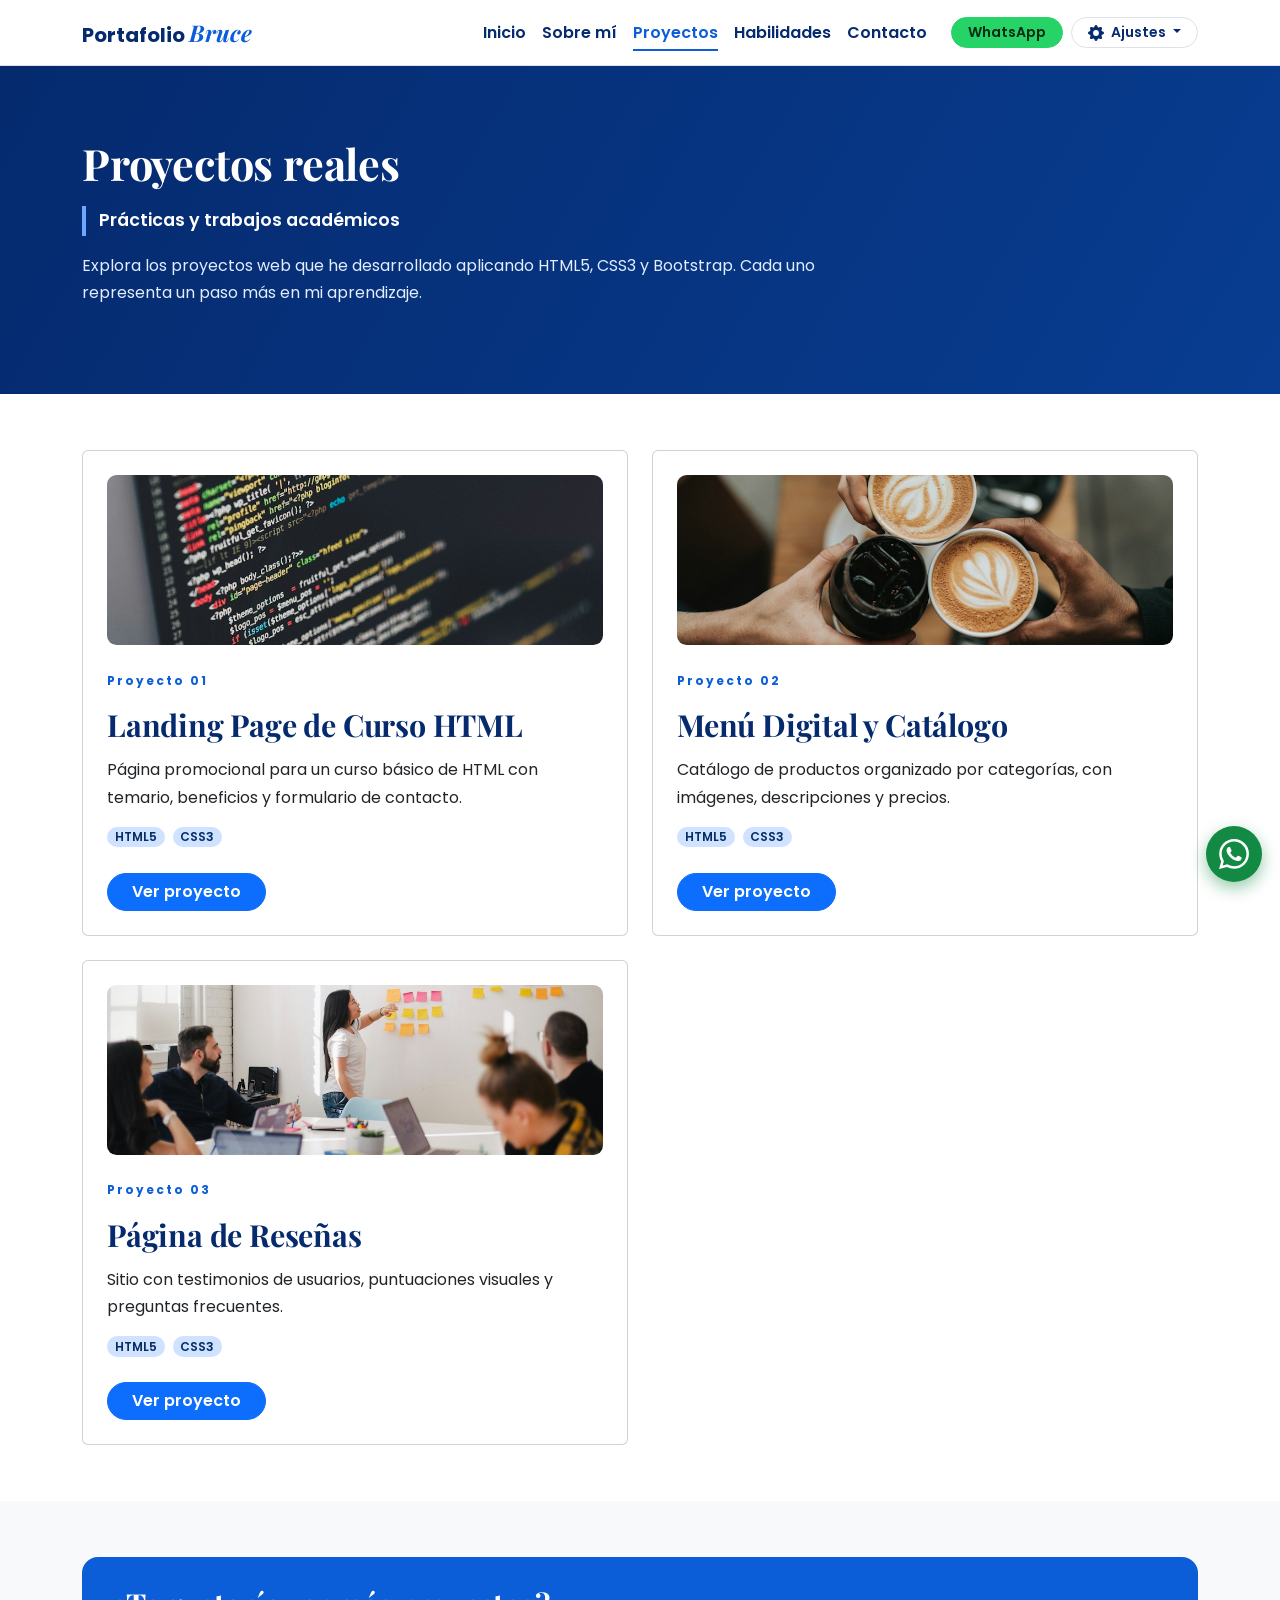
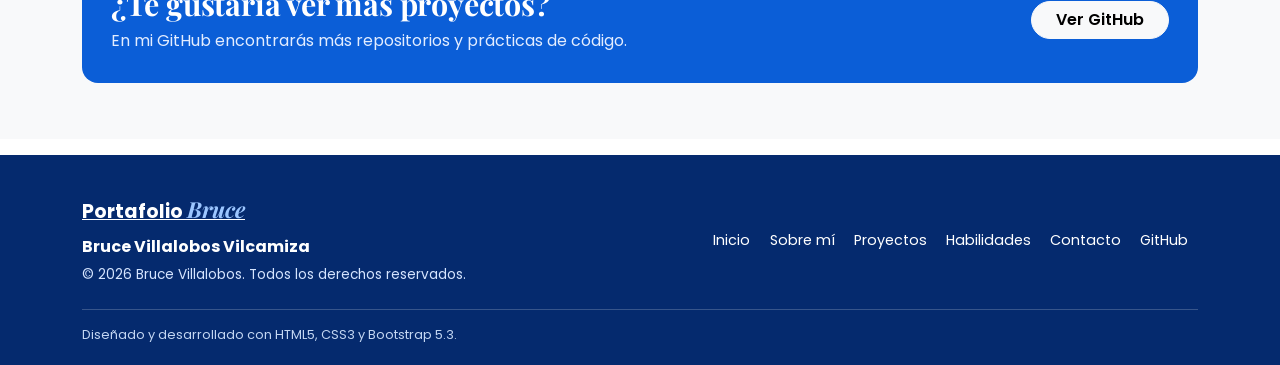
<file: proyectos.html>
<!DOCTYPE html>
<html lang="es">
<head>
  <meta charset="utf-8">
  <meta name="viewport" content="width=device-width, initial-scale=1.0">
  <title>Portafolio Bruce | Proyectos</title>
  <meta name="description" content="Proyectos académicos de Bruce Villalobos: landing pages, catálogos digitales y páginas de reseñas con HTML5 y CSS3.">
  <meta property="og:title" content="Portafolio Bruce | Proyectos">
  <meta property="og:description" content="Proyectos académicos de Bruce Villalobos: landing pages, catálogos digitales y páginas de reseñas con HTML5 y CSS3.">
  <meta property="og:type" content="website">
  <meta property="og:image" content="https://brucevillalobos.github.io/portafolio-bruce-bootstrap/img/bruce.jpeg">
  <link rel="icon" type="image/svg+xml" href="favicon.svg">
  <link rel="preconnect" href="https://fonts.googleapis.com">
  <link rel="preconnect" href="https://fonts.gstatic.com" crossorigin>
  <link href="https://fonts.googleapis.com/css2?family=Playfair+Display:ital,wght@0,600;0,700;1,600&family=Poppins:wght@400;500;600;700&display=swap" rel="stylesheet">
  <link href="https://cdn.jsdelivr.net/npm/bootstrap@5.3.3/dist/css/bootstrap.min.css" rel="stylesheet" integrity="sha384-QWTKZyjpPEjISv5WaRU9OFeRpok6YctnYmDr5pNlyT2bRjXh0JMhjY6hW+ALEwIH" crossorigin="anonymous">
  <link rel="stylesheet" href="css/styles.css">
  <script src="js/tema.js"></script>
</head>
<body>
  <a class="skip-link" href="#contenido">Saltar al contenido principal</a>

  <header class="sticky-top">
    <nav class="navbar navbar-expand-lg bg-body border-bottom" aria-label="Menú principal">
      <div class="container">
        <a class="navbar-brand logo" href="index.html">Portafolio <span>Bruce</span></a>
        <button class="navbar-toggler" type="button" data-bs-toggle="collapse" data-bs-target="#menuPrincipal" aria-controls="menuPrincipal" aria-expanded="false" aria-label="Abrir o cerrar el menú de navegación">
          <span class="navbar-toggler-icon"></span>
        </button>
        <div class="collapse navbar-collapse" id="menuPrincipal">
          <ul class="navbar-nav ms-auto mb-2 mb-lg-0">
            <li class="nav-item"><a class="nav-link" href="index.html">Inicio</a></li>
            <li class="nav-item"><a class="nav-link" href="sobre-mi.html">Sobre mí</a></li>
            <li class="nav-item"><a class="nav-link active" aria-current="page" href="proyectos.html">Proyectos</a></li>
            <li class="nav-item"><a class="nav-link" href="habilidades.html">Habilidades</a></li>
            <li class="nav-item"><a class="nav-link" href="contacto.html">Contacto</a></li>
          </ul>
          <div class="d-flex align-items-center gap-2 ms-lg-3 pb-2 pb-lg-0">
            <a class="btn btn-wa btn-sm rounded-pill px-3 fw-semibold" href="https://wa.me/51958869705" target="_blank" rel="noopener">WhatsApp</a>
            
            <div class="dropdown">
              <button class="btn btn-settings btn-sm rounded-pill px-3 fw-semibold dropdown-toggle" type="button" data-bs-toggle="dropdown" data-bs-auto-close="outside" aria-expanded="false" id="btn-settings">
                <svg xmlns="http://www.w3.org/2000/svg" width="16" height="16" fill="currentColor" class="bi bi-gear-fill me-1" viewBox="0 0 16 16" aria-hidden="true">
                  <path d="M9.405 1.05c-.413-1.4-2.397-1.4-2.81 0l-.1.34a1.464 1.464 0 0 1-2.105.872l-.31-.17c-1.283-.698-2.686.705-1.987 1.987l.169.311c.446.82.023 1.841-.872 2.105l-.34.1c-1.4.413-1.4 2.397 0 2.81l.34.1a1.464 1.464 0 0 1 .872 2.105l-.17.31c-.698 1.283.705 2.686 1.987 1.987l.311-.169a1.464 1.464 0 0 1 2.105.872l.1.34c.413 1.4 2.397 1.4 2.81 0l.1-.34a1.464 1.464 0 0 1 2.105-.872l.31.17c1.283.698 2.686-.705 1.987-1.987l-.169-.311a1.464 1.464 0 0 1 .872-2.105l.34-.1c1.4-.413 1.4-2.397 0-2.81l-.34-.1a1.464 1.464 0 0 1-.872-2.105l.17-.31c.698-1.283-.705-2.686-1.987-1.987l-.311.169a1.464 1.464 0 0 1-2.105-.872l-.1-.34zM8 10.93a2.929 2.929 0 1 1 0-5.86 2.929 2.929 0 0 1 0 5.858z"/>
                </svg>
                Ajustes
              </button>
              <div class="dropdown-menu dropdown-menu-end p-3 settings-menu shadow-lg border-0" aria-labelledby="btn-settings">
                <p class="fw-bold mb-3 text-primary" style="font-size: 0.9rem;">Ajustes de visualización</p>
                
                <div class="d-flex justify-content-between align-items-center mb-3">
                  <span class="fw-medium" style="font-size: 0.95rem;">Modo oscuro</span>
                  <label class="theme-switch" aria-label="Cambiar modo oscuro">
                    <input type="checkbox" id="ajuste-oscuro" role="switch">
                    <span class="slider rounded-pill">
                      <span class="thumb">
                        <svg class="icon-sun" viewBox="0 0 24 24" fill="none" stroke="currentColor" stroke-width="2" stroke-linecap="round" stroke-linejoin="round"><circle cx="12" cy="12" r="5"></circle><line x1="12" y1="1" x2="12" y2="3"></line><line x1="12" y1="21" x2="12" y2="23"></line><line x1="4.22" y1="4.22" x2="5.64" y2="5.64"></line><line x1="18.36" y1="18.36" x2="19.78" y2="19.78"></line><line x1="1" y1="12" x2="3" y2="12"></line><line x1="21" y1="12" x2="23" y2="12"></line><line x1="4.22" y1="19.78" x2="5.64" y2="18.36"></line><line x1="18.36" y1="5.64" x2="19.78" y2="4.22"></line></svg>
                        <svg class="icon-moon" viewBox="0 0 24 24" fill="none" stroke="currentColor" stroke-width="2" stroke-linecap="round" stroke-linejoin="round"><path d="M21 12.79A9 9 0 1 1 11.21 3 7 7 0 0 0 21 12.79z"></path></svg>
                      </span>
                    </span>
                  </label>
                </div>
                
                <hr class="my-2">
                
                <div class="small fw-bold mb-2 text-body-secondary" id="etq-tam">Tamaño del texto</div>
                <div class="btn-group btn-group-sm w-100 shadow-sm" role="group" aria-labelledby="etq-tam">
                  <button type="button" class="btn btn-outline-primary" data-tam="peq" aria-pressed="false" aria-label="Texto pequeño">A−</button>
                  <button type="button" class="btn btn-outline-primary" data-tam="normal" aria-pressed="true" aria-label="Texto normal">A</button>
                  <button type="button" class="btn btn-outline-primary" data-tam="grande" aria-pressed="false" aria-label="Texto grande">A+</button>
                </div>
              </div>
            </div>
          </div>
        </div>
      </div>
    </nav>
  </header>

  <main id="contenido">
    <section class="hero-section">
      <div class="container">
        <div class="row align-items-center">
          <div class="col-lg-8">
            <h1>Proyectos reales</h1>
            <p class="subtitle">Prácticas y trabajos académicos</p>
            <p>Explora los proyectos web que he desarrollado aplicando HTML5, CSS3 y Bootstrap. Cada uno representa un paso más en mi aprendizaje.</p>
          </div>
        </div>
      </div>
    </section>

    <section>
      <div class="container">
        <div class="row g-4">
          <div class="col-md-6">
            <article class="custom-card card h-100 p-4 reveal">
              <div class="project-image">
                <img width="900" height="601" src="img/proyecto1.jpg" alt="Pantalla de computadora mostrando código HTML en un editor" loading="lazy" class="img-fluid">
              </div>
              <p class="project-number mt-3">Proyecto 01</p>
              <h2>Landing Page de Curso HTML</h2>
              <p>Página promocional para un curso básico de HTML con temario, beneficios y formulario de contacto.</p>
              <div class="d-flex flex-wrap gap-2 mb-3">
                <span class="badge rounded-pill bg-primary-subtle text-primary-emphasis fw-semibold">HTML5</span>
                <span class="badge rounded-pill bg-primary-subtle text-primary-emphasis fw-semibold">CSS3</span>
              </div>
              <a class="btn btn-primary rounded-pill px-4 fw-semibold mt-auto" href="proyectos/curso-html.html">Ver proyecto</a>
            </article>
          </div>

          <div class="col-md-6">
            <article class="custom-card card h-100 p-4 reveal">
              <div class="project-image">
                <img width="900" height="600" src="img/proyecto2.jpg" alt="Taza de café servida sobre una mesa de cafetería" loading="lazy" class="img-fluid">
              </div>
              <p class="project-number mt-3">Proyecto 02</p>
              <h2>Menú Digital y Catálogo</h2>
              <p>Catálogo de productos organizado por categorías, con imágenes, descripciones y precios.</p>
              <div class="d-flex flex-wrap gap-2 mb-3">
                <span class="badge rounded-pill bg-primary-subtle text-primary-emphasis fw-semibold">HTML5</span>
                <span class="badge rounded-pill bg-primary-subtle text-primary-emphasis fw-semibold">CSS3</span>
              </div>
              <a class="btn btn-primary rounded-pill px-4 fw-semibold mt-auto" href="proyectos/menu-digital.html">Ver proyecto</a>
            </article>
          </div>

          <div class="col-md-6">
            <article class="custom-card card h-100 p-4 reveal">
              <div class="project-image">
                <img width="900" height="600" src="img/proyecto3.jpg" alt="Grupo de personas compartiendo opiniones alrededor de una mesa" loading="lazy" class="img-fluid">
              </div>
              <p class="project-number mt-3">Proyecto 03</p>
              <h2>Página de Reseñas</h2>
              <p>Sitio con testimonios de usuarios, puntuaciones visuales y preguntas frecuentes.</p>
              <div class="d-flex flex-wrap gap-2 mb-3">
                <span class="badge rounded-pill bg-primary-subtle text-primary-emphasis fw-semibold">HTML5</span>
                <span class="badge rounded-pill bg-primary-subtle text-primary-emphasis fw-semibold">CSS3</span>
              </div>
              <a class="btn btn-primary rounded-pill px-4 fw-semibold mt-auto" href="proyectos/resenas.html">Ver proyecto</a>
            </article>
          </div>
        </div>
      </div>
    </section>

    <section class="bg-body-tertiary">
      <div class="container">
        <div class="cta-banner reveal">
          <div>
            <h2>¿Te gustaría ver más proyectos?</h2>
            <p>En mi GitHub encontrarás más repositorios y prácticas de código.</p>
          </div>
          <a class="btn btn-light rounded-pill px-4 fw-semibold" href="https://github.com/BruceVillalobos" target="_blank" rel="noopener">Ver GitHub</a>
        </div>
      </div>
    </section>
  </main>

  <footer class="site-footer">
    <div class="container">
      <div class="row g-3 align-items-center">
        <div class="col-md-5">
          <a class="logo" href="index.html">Portafolio <span>Bruce</span></a>
          <strong>Bruce Villalobos Vilcamiza</strong>
          <p>© 2026 Bruce Villalobos. Todos los derechos reservados.</p>
        </div>
        <nav class="col-md-7" aria-label="Enlaces del site-footer de página">
          <ul class="nav justify-content-md-end">
            <li class="nav-item"><a class="nav-link" href="index.html">Inicio</a></li>
            <li class="nav-item"><a class="nav-link" href="sobre-mi.html">Sobre mí</a></li>
            <li class="nav-item"><a class="nav-link" href="proyectos.html">Proyectos</a></li>
            <li class="nav-item"><a class="nav-link" href="habilidades.html">Habilidades</a></li>
            <li class="nav-item"><a class="nav-link" href="contacto.html">Contacto</a></li>
            <li class="nav-item"><a class="nav-link" href="https://github.com/BruceVillalobos" target="_blank" rel="noopener">GitHub</a></li>
          </ul>
        </nav>
      </div>
      <p class="credits">Diseñado y desarrollado con HTML5, CSS3 y Bootstrap 5.3.</p>
    </div>
  </footer>

  <aside aria-label="Contacto rápido">
  <a class="floating-wa" href="https://wa.me/51958869705" target="_blank" rel="noopener" aria-label="Contactar por WhatsApp">
    <svg viewBox="0 0 24 24" xmlns="http://www.w3.org/2000/svg" aria-hidden="true">
      <path d="M17.472 14.382c-.297-.149-1.758-.867-2.03-.967-.273-.099-.471-.148-.67.15-.197.297-.767.966-.94 1.164-.173.199-.347.223-.644.075-.297-.15-1.255-.463-2.39-1.475-.883-.788-1.48-1.761-1.653-2.059-.173-.297-.018-.458.13-.606.134-.133.298-.347.446-.52.149-.174.198-.298.298-.497.099-.198.05-.371-.025-.52-.075-.149-.669-1.612-.916-2.207-.242-.579-.487-.5-.669-.51-.173-.008-.371-.01-.57-.01-.198 0-.52.074-.792.372-.272.297-1.04 1.016-1.04 2.479 0 1.462 1.065 2.875 1.213 3.074.149.198 2.096 3.2 5.077 4.487.709.306 1.262.489 1.694.625.712.227 1.36.195 1.871.118.571-.085 1.758-.719 2.006-1.413.248-.694.248-1.289.173-1.413-.074-.124-.272-.198-.57-.347m-5.421 7.403h-.004a9.87 9.87 0 01-5.031-1.378l-.361-.214-3.741.982.998-3.648-.235-.374a9.86 9.86 0 01-1.51-5.26c.001-5.45 4.436-9.884 9.888-9.884 2.64 0 5.122 1.03 6.988 2.898a9.825 9.825 0 012.893 6.994c-.003 5.45-4.437 9.884-9.885 9.884m8.413-18.297A11.815 11.815 0 0012.05 0C5.495 0 .16 5.335.157 11.892c0 2.096.547 4.142 1.588 5.945L.057 24l6.305-1.654a11.882 11.882 0 005.683 1.448h.005c6.554 0 11.89-5.335 11.893-11.893a11.821 11.821 0 00-3.48-8.413Z"></path>
    </svg>
  </a>
  </aside>

  <script src="https://cdn.jsdelivr.net/npm/bootstrap@5.3.3/dist/js/bootstrap.bundle.min.js" integrity="sha384-YvpcrYf0tY3lHB60NNkmXc5s9fDVZLESaAA55NDzOxhy9GkcIdslK1eN7N6jIeHz" crossorigin="anonymous"></script>
  <script src="js/ajustes.js" defer></script>
</body>
</html>
</file>
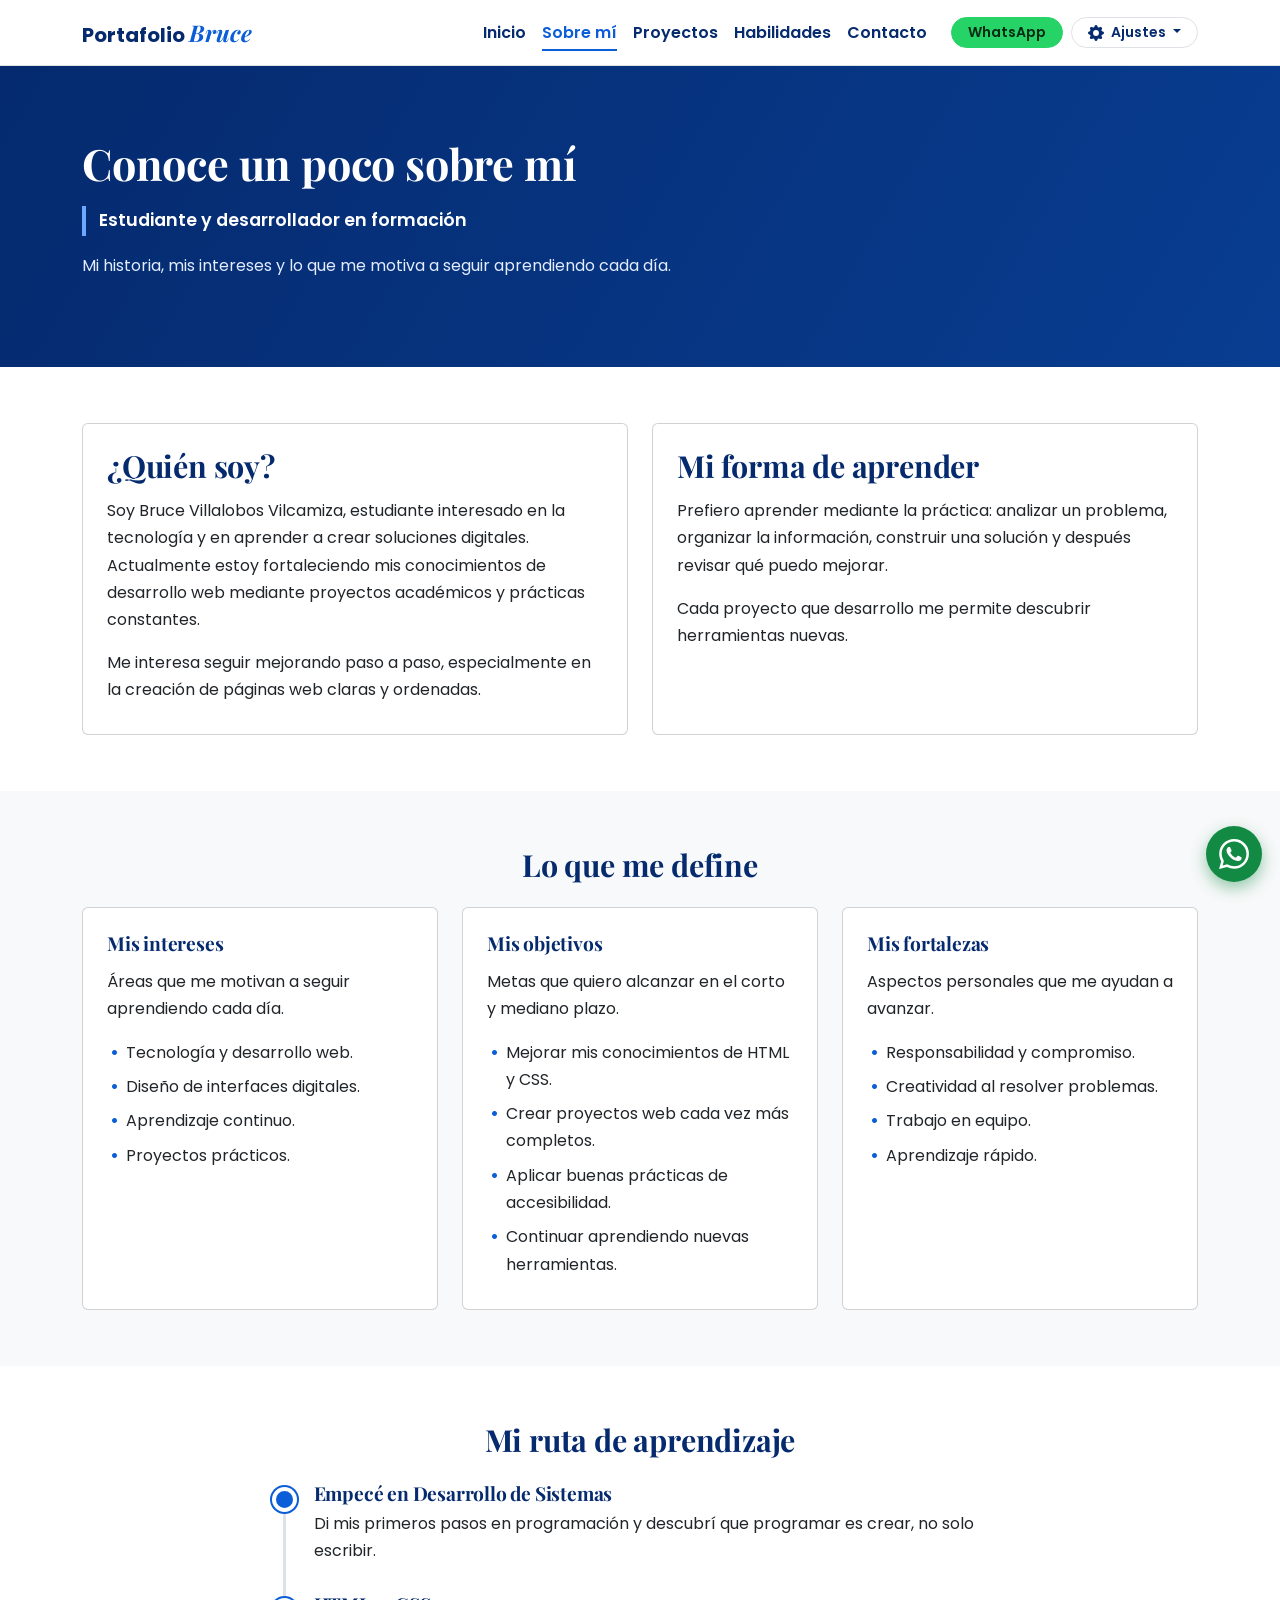
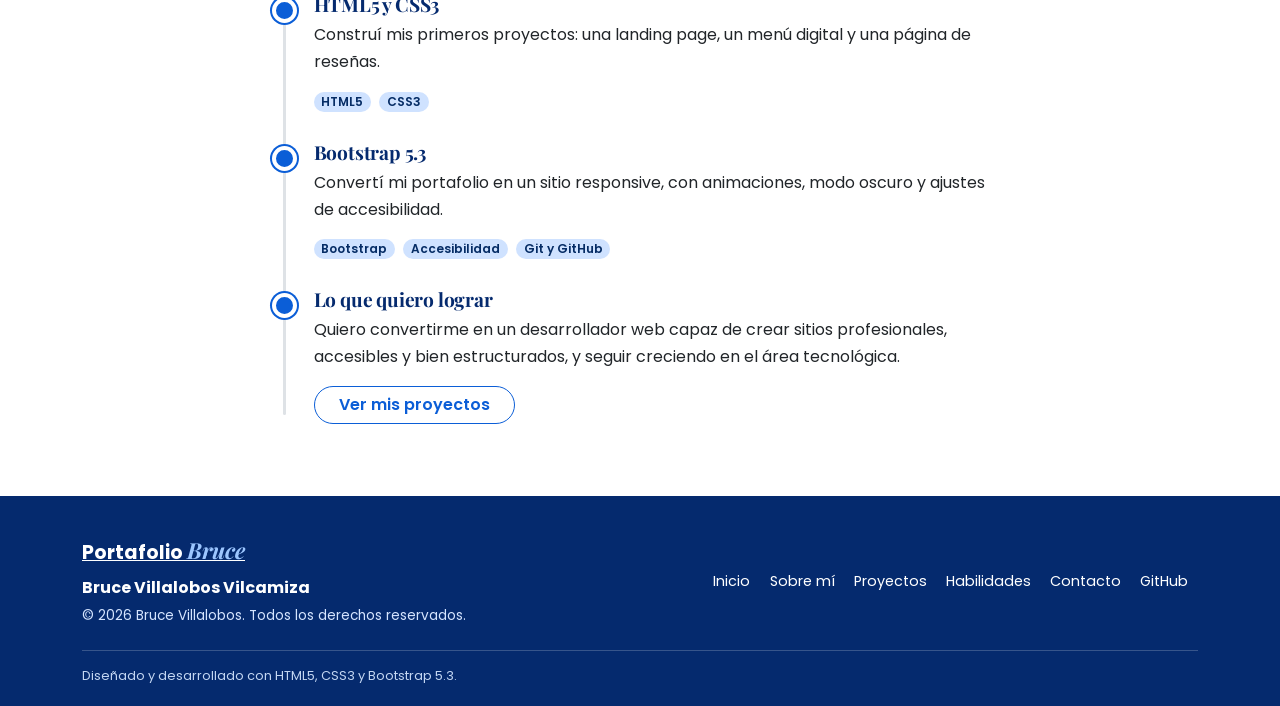
<file: sobre-mi.html>
<!DOCTYPE html>
<html lang="es">
<head>
  <meta charset="utf-8">
  <meta name="viewport" content="width=device-width, initial-scale=1.0">
  <title>Portafolio Bruce | Sobre mí</title>
  <meta name="description" content="Conoce a Bruce Villalobos Vilcamiza: formación, intereses y objetivos como desarrollador web en formación.">
  <meta property="og:title" content="Portafolio Bruce | Sobre mí">
  <meta property="og:description" content="Conoce a Bruce Villalobos Vilcamiza: formación, intereses y objetivos como desarrollador web en formación.">
  <meta property="og:type" content="website">
  <meta property="og:image" content="https://brucevillalobos.github.io/portafolio-bruce-bootstrap/img/bruce.jpeg">
  <link rel="icon" type="image/svg+xml" href="favicon.svg">
  <link rel="preconnect" href="https://fonts.googleapis.com">
  <link rel="preconnect" href="https://fonts.gstatic.com" crossorigin>
  <link href="https://fonts.googleapis.com/css2?family=Playfair+Display:ital,wght@0,600;0,700;1,600&family=Poppins:wght@400;500;600;700&display=swap" rel="stylesheet">
  <link href="https://cdn.jsdelivr.net/npm/bootstrap@5.3.3/dist/css/bootstrap.min.css" rel="stylesheet" integrity="sha384-QWTKZyjpPEjISv5WaRU9OFeRpok6YctnYmDr5pNlyT2bRjXh0JMhjY6hW+ALEwIH" crossorigin="anonymous">
  <link rel="stylesheet" href="css/styles.css">
  <script src="js/tema.js"></script>
</head>
<body>
  <a class="skip-link" href="#contenido">Saltar al contenido principal</a>

  <header class="sticky-top">
    <nav class="navbar navbar-expand-lg bg-body border-bottom" aria-label="Menú principal">
      <div class="container">
        <a class="navbar-brand logo" href="index.html">Portafolio <span>Bruce</span></a>
        <button class="navbar-toggler" type="button" data-bs-toggle="collapse" data-bs-target="#menuPrincipal" aria-controls="menuPrincipal" aria-expanded="false" aria-label="Abrir o cerrar el menú de navegación">
          <span class="navbar-toggler-icon"></span>
        </button>
        <div class="collapse navbar-collapse" id="menuPrincipal">
          <ul class="navbar-nav ms-auto mb-2 mb-lg-0">
            <li class="nav-item"><a class="nav-link" href="index.html">Inicio</a></li>
            <li class="nav-item"><a class="nav-link active" aria-current="page" href="sobre-mi.html">Sobre mí</a></li>
            <li class="nav-item"><a class="nav-link" href="proyectos.html">Proyectos</a></li>
            <li class="nav-item"><a class="nav-link" href="habilidades.html">Habilidades</a></li>
            <li class="nav-item"><a class="nav-link" href="contacto.html">Contacto</a></li>
          </ul>
          <div class="d-flex align-items-center gap-2 ms-lg-3 pb-2 pb-lg-0">
            <a class="btn btn-wa btn-sm rounded-pill px-3 fw-semibold" href="https://wa.me/51958869705" target="_blank" rel="noopener">WhatsApp</a>
            
            <div class="dropdown">
              <button class="btn btn-settings btn-sm rounded-pill px-3 fw-semibold dropdown-toggle" type="button" data-bs-toggle="dropdown" data-bs-auto-close="outside" aria-expanded="false" id="btn-settings">
                <svg xmlns="http://www.w3.org/2000/svg" width="16" height="16" fill="currentColor" class="bi bi-gear-fill me-1" viewBox="0 0 16 16" aria-hidden="true">
                  <path d="M9.405 1.05c-.413-1.4-2.397-1.4-2.81 0l-.1.34a1.464 1.464 0 0 1-2.105.872l-.31-.17c-1.283-.698-2.686.705-1.987 1.987l.169.311c.446.82.023 1.841-.872 2.105l-.34.1c-1.4.413-1.4 2.397 0 2.81l.34.1a1.464 1.464 0 0 1 .872 2.105l-.17.31c-.698 1.283.705 2.686 1.987 1.987l.311-.169a1.464 1.464 0 0 1 2.105.872l.1.34c.413 1.4 2.397 1.4 2.81 0l.1-.34a1.464 1.464 0 0 1 2.105-.872l.31.17c1.283.698 2.686-.705 1.987-1.987l-.169-.311a1.464 1.464 0 0 1 .872-2.105l.34-.1c1.4-.413 1.4-2.397 0-2.81l-.34-.1a1.464 1.464 0 0 1-.872-2.105l.17-.31c.698-1.283-.705-2.686-1.987-1.987l-.311.169a1.464 1.464 0 0 1-2.105-.872l-.1-.34zM8 10.93a2.929 2.929 0 1 1 0-5.86 2.929 2.929 0 0 1 0 5.858z"/>
                </svg>
                Ajustes
              </button>
              <div class="dropdown-menu dropdown-menu-end p-3 settings-menu shadow-lg border-0" aria-labelledby="btn-settings">
                <p class="fw-bold mb-3 text-primary" style="font-size: 0.9rem;">Ajustes de visualización</p>
                
                <div class="d-flex justify-content-between align-items-center mb-3">
                  <span class="fw-medium" style="font-size: 0.95rem;">Modo oscuro</span>
                  <label class="theme-switch" aria-label="Cambiar modo oscuro">
                    <input type="checkbox" id="ajuste-oscuro" role="switch">
                    <span class="slider rounded-pill">
                      <span class="thumb">
                        <svg class="icon-sun" viewBox="0 0 24 24" fill="none" stroke="currentColor" stroke-width="2" stroke-linecap="round" stroke-linejoin="round"><circle cx="12" cy="12" r="5"></circle><line x1="12" y1="1" x2="12" y2="3"></line><line x1="12" y1="21" x2="12" y2="23"></line><line x1="4.22" y1="4.22" x2="5.64" y2="5.64"></line><line x1="18.36" y1="18.36" x2="19.78" y2="19.78"></line><line x1="1" y1="12" x2="3" y2="12"></line><line x1="21" y1="12" x2="23" y2="12"></line><line x1="4.22" y1="19.78" x2="5.64" y2="18.36"></line><line x1="18.36" y1="5.64" x2="19.78" y2="4.22"></line></svg>
                        <svg class="icon-moon" viewBox="0 0 24 24" fill="none" stroke="currentColor" stroke-width="2" stroke-linecap="round" stroke-linejoin="round"><path d="M21 12.79A9 9 0 1 1 11.21 3 7 7 0 0 0 21 12.79z"></path></svg>
                      </span>
                    </span>
                  </label>
                </div>
                
                <hr class="my-2">
                
                <div class="small fw-bold mb-2 text-body-secondary" id="etq-tam">Tamaño del texto</div>
                <div class="btn-group btn-group-sm w-100 shadow-sm" role="group" aria-labelledby="etq-tam">
                  <button type="button" class="btn btn-outline-primary" data-tam="peq" aria-pressed="false" aria-label="Texto pequeño">A−</button>
                  <button type="button" class="btn btn-outline-primary" data-tam="normal" aria-pressed="true" aria-label="Texto normal">A</button>
                  <button type="button" class="btn btn-outline-primary" data-tam="grande" aria-pressed="false" aria-label="Texto grande">A+</button>
                </div>
              </div>
            </div>
          </div>
        </div>
      </div>
    </nav>
  </header>

  <main id="contenido">
    <section class="hero-section">
      <div class="container">
        <div class="row align-items-center">
          <div class="col-lg-8">
            <h1>Conoce un poco sobre mí</h1>
            <p class="subtitle">Estudiante y desarrollador en formación</p>
            <p>Mi historia, mis intereses y lo que me motiva a seguir aprendiendo cada día.</p>
          </div>
        </div>
      </div>
    </section>

    <section>
      <div class="container">
        <div class="row g-4">
          <div class="col-md-6">
            <article class="custom-card card h-100 p-4 reveal">
              <h2>¿Quién soy?</h2>
              <p>Soy Bruce Villalobos Vilcamiza, estudiante interesado en la tecnología y en aprender a crear soluciones digitales. Actualmente estoy fortaleciendo mis conocimientos de desarrollo web mediante proyectos académicos y prácticas constantes.</p>
              <p>Me interesa seguir mejorando paso a paso, especialmente en la creación de páginas web claras y ordenadas.</p>
            </article>
          </div>
          <div class="col-md-6">
            <article class="custom-card card h-100 p-4 reveal">
              <h2>Mi forma de aprender</h2>
              <p>Prefiero aprender mediante la práctica: analizar un problema, organizar la información, construir una solución y después revisar qué puedo mejorar.</p>
              <p>Cada proyecto que desarrollo me permite descubrir herramientas nuevas.</p>
            </article>
          </div>
        </div>
      </div>
    </section>

    <section class="bg-body-tertiary">
      <div class="container">
        <h2 class="reveal text-center mb-4">Lo que me define</h2>
        <div class="row g-4">
          <div class="col-md-6 col-lg-4">
            <article class="custom-card card h-100 p-4 reveal">
              <h3>Mis intereses</h3>
              <p>Áreas que me motivan a seguir aprendiendo cada día.</p>
              <ul class="custom-list">
                <li>Tecnología y desarrollo web.</li>
                <li>Diseño de interfaces digitales.</li>
                <li>Aprendizaje continuo.</li>
                <li>Proyectos prácticos.</li>
              </ul>
            </article>
          </div>
          <div class="col-md-6 col-lg-4">
            <article class="custom-card card h-100 p-4 reveal">
              <h3>Mis objetivos</h3>
              <p>Metas que quiero alcanzar en el corto y mediano plazo.</p>
              <ul class="custom-list">
                <li>Mejorar mis conocimientos de HTML y CSS.</li>
                <li>Crear proyectos web cada vez más completos.</li>
                <li>Aplicar buenas prácticas de accesibilidad.</li>
                <li>Continuar aprendiendo nuevas herramientas.</li>
              </ul>
            </article>
          </div>
          <div class="col-md-6 col-lg-4">
            <article class="custom-card card h-100 p-4 reveal">
              <h3>Mis fortalezas</h3>
              <p>Aspectos personales que me ayudan a avanzar.</p>
              <ul class="custom-list">
                <li>Responsabilidad y compromiso.</li>
                <li>Creatividad al resolver problemas.</li>
                <li>Trabajo en equipo.</li>
                <li>Aprendizaje rápido.</li>
              </ul>
            </article>
          </div>
        </div>
      </div>
    </section>

    <section>
      <div class="container">
        <h2 class="reveal text-center mb-4">Mi ruta de aprendizaje</h2>
        <div class="row justify-content-center">
          <div class="col-lg-8">
            <ol class="timeline">
              <li class="reveal">
                <h3>Empecé en Desarrollo de Sistemas</h3>
                <p>Di mis primeros pasos en programación y descubrí que programar es crear, no solo escribir.</p>
              </li>
              <li class="reveal">
                <h3>HTML5 y CSS3</h3>
                <p>Construí mis primeros proyectos: una landing page, un menú digital y una página de reseñas.</p>
                <div class="d-flex flex-wrap gap-2">
                  <span class="badge rounded-pill bg-primary-subtle text-primary-emphasis fw-semibold">HTML5</span>
                  <span class="badge rounded-pill bg-primary-subtle text-primary-emphasis fw-semibold">CSS3</span>
                </div>
              </li>
              <li class="reveal">
                <h3>Bootstrap 5.3</h3>
                <p>Convertí mi portafolio en un sitio responsive, con animaciones, modo oscuro y ajustes de accesibilidad.</p>
                <div class="d-flex flex-wrap gap-2">
                  <span class="badge rounded-pill bg-primary-subtle text-primary-emphasis fw-semibold">Bootstrap</span>
                  <span class="badge rounded-pill bg-primary-subtle text-primary-emphasis fw-semibold">Accesibilidad</span>
                  <span class="badge rounded-pill bg-primary-subtle text-primary-emphasis fw-semibold">Git y GitHub</span>
                </div>
              </li>
              <li class="reveal">
                <h3>Lo que quiero lograr</h3>
                <p>Quiero convertirme en un desarrollador web capaz de crear sitios profesionales, accesibles y bien estructurados, y seguir creciendo en el área tecnológica.</p>
                <a class="btn btn-outline-primary rounded-pill px-4 fw-semibold" href="proyectos.html">Ver mis proyectos</a>
              </li>
            </ol>
          </div>
        </div>
      </div>
    </section>
  </main>

  <footer class="site-footer">
    <div class="container">
      <div class="row g-3 align-items-center">
        <div class="col-md-5">
          <a class="logo" href="index.html">Portafolio <span>Bruce</span></a>
          <strong>Bruce Villalobos Vilcamiza</strong>
          <p>© 2026 Bruce Villalobos. Todos los derechos reservados.</p>
        </div>
        <nav class="col-md-7" aria-label="Enlaces del site-footer de página">
          <ul class="nav justify-content-md-end">
            <li class="nav-item"><a class="nav-link" href="index.html">Inicio</a></li>
            <li class="nav-item"><a class="nav-link" href="sobre-mi.html">Sobre mí</a></li>
            <li class="nav-item"><a class="nav-link" href="proyectos.html">Proyectos</a></li>
            <li class="nav-item"><a class="nav-link" href="habilidades.html">Habilidades</a></li>
            <li class="nav-item"><a class="nav-link" href="contacto.html">Contacto</a></li>
            <li class="nav-item"><a class="nav-link" href="https://github.com/BruceVillalobos" target="_blank" rel="noopener">GitHub</a></li>
          </ul>
        </nav>
      </div>
      <p class="credits">Diseñado y desarrollado con HTML5, CSS3 y Bootstrap 5.3.</p>
    </div>
  </footer>

  <aside aria-label="Contacto rápido">
  <a class="floating-wa" href="https://wa.me/51958869705" target="_blank" rel="noopener" aria-label="Contactar por WhatsApp">
    <svg viewBox="0 0 24 24" xmlns="http://www.w3.org/2000/svg" aria-hidden="true">
      <path d="M17.472 14.382c-.297-.149-1.758-.867-2.03-.967-.273-.099-.471-.148-.67.15-.197.297-.767.966-.94 1.164-.173.199-.347.223-.644.075-.297-.15-1.255-.463-2.39-1.475-.883-.788-1.48-1.761-1.653-2.059-.173-.297-.018-.458.13-.606.134-.133.298-.347.446-.52.149-.174.198-.298.298-.497.099-.198.05-.371-.025-.52-.075-.149-.669-1.612-.916-2.207-.242-.579-.487-.5-.669-.51-.173-.008-.371-.01-.57-.01-.198 0-.52.074-.792.372-.272.297-1.04 1.016-1.04 2.479 0 1.462 1.065 2.875 1.213 3.074.149.198 2.096 3.2 5.077 4.487.709.306 1.262.489 1.694.625.712.227 1.36.195 1.871.118.571-.085 1.758-.719 2.006-1.413.248-.694.248-1.289.173-1.413-.074-.124-.272-.198-.57-.347m-5.421 7.403h-.004a9.87 9.87 0 01-5.031-1.378l-.361-.214-3.741.982.998-3.648-.235-.374a9.86 9.86 0 01-1.51-5.26c.001-5.45 4.436-9.884 9.888-9.884 2.64 0 5.122 1.03 6.988 2.898a9.825 9.825 0 012.893 6.994c-.003 5.45-4.437 9.884-9.885 9.884m8.413-18.297A11.815 11.815 0 0012.05 0C5.495 0 .16 5.335.157 11.892c0 2.096.547 4.142 1.588 5.945L.057 24l6.305-1.654a11.882 11.882 0 005.683 1.448h.005c6.554 0 11.89-5.335 11.893-11.893a11.821 11.821 0 00-3.48-8.413Z"></path>
    </svg>
  </a>
  </aside>

  <script src="https://cdn.jsdelivr.net/npm/bootstrap@5.3.3/dist/js/bootstrap.bundle.min.js" integrity="sha384-YvpcrYf0tY3lHB60NNkmXc5s9fDVZLESaAA55NDzOxhy9GkcIdslK1eN7N6jIeHz" crossorigin="anonymous"></script>
  <script src="js/ajustes.js" defer></script>
</body>
</html>
</file>
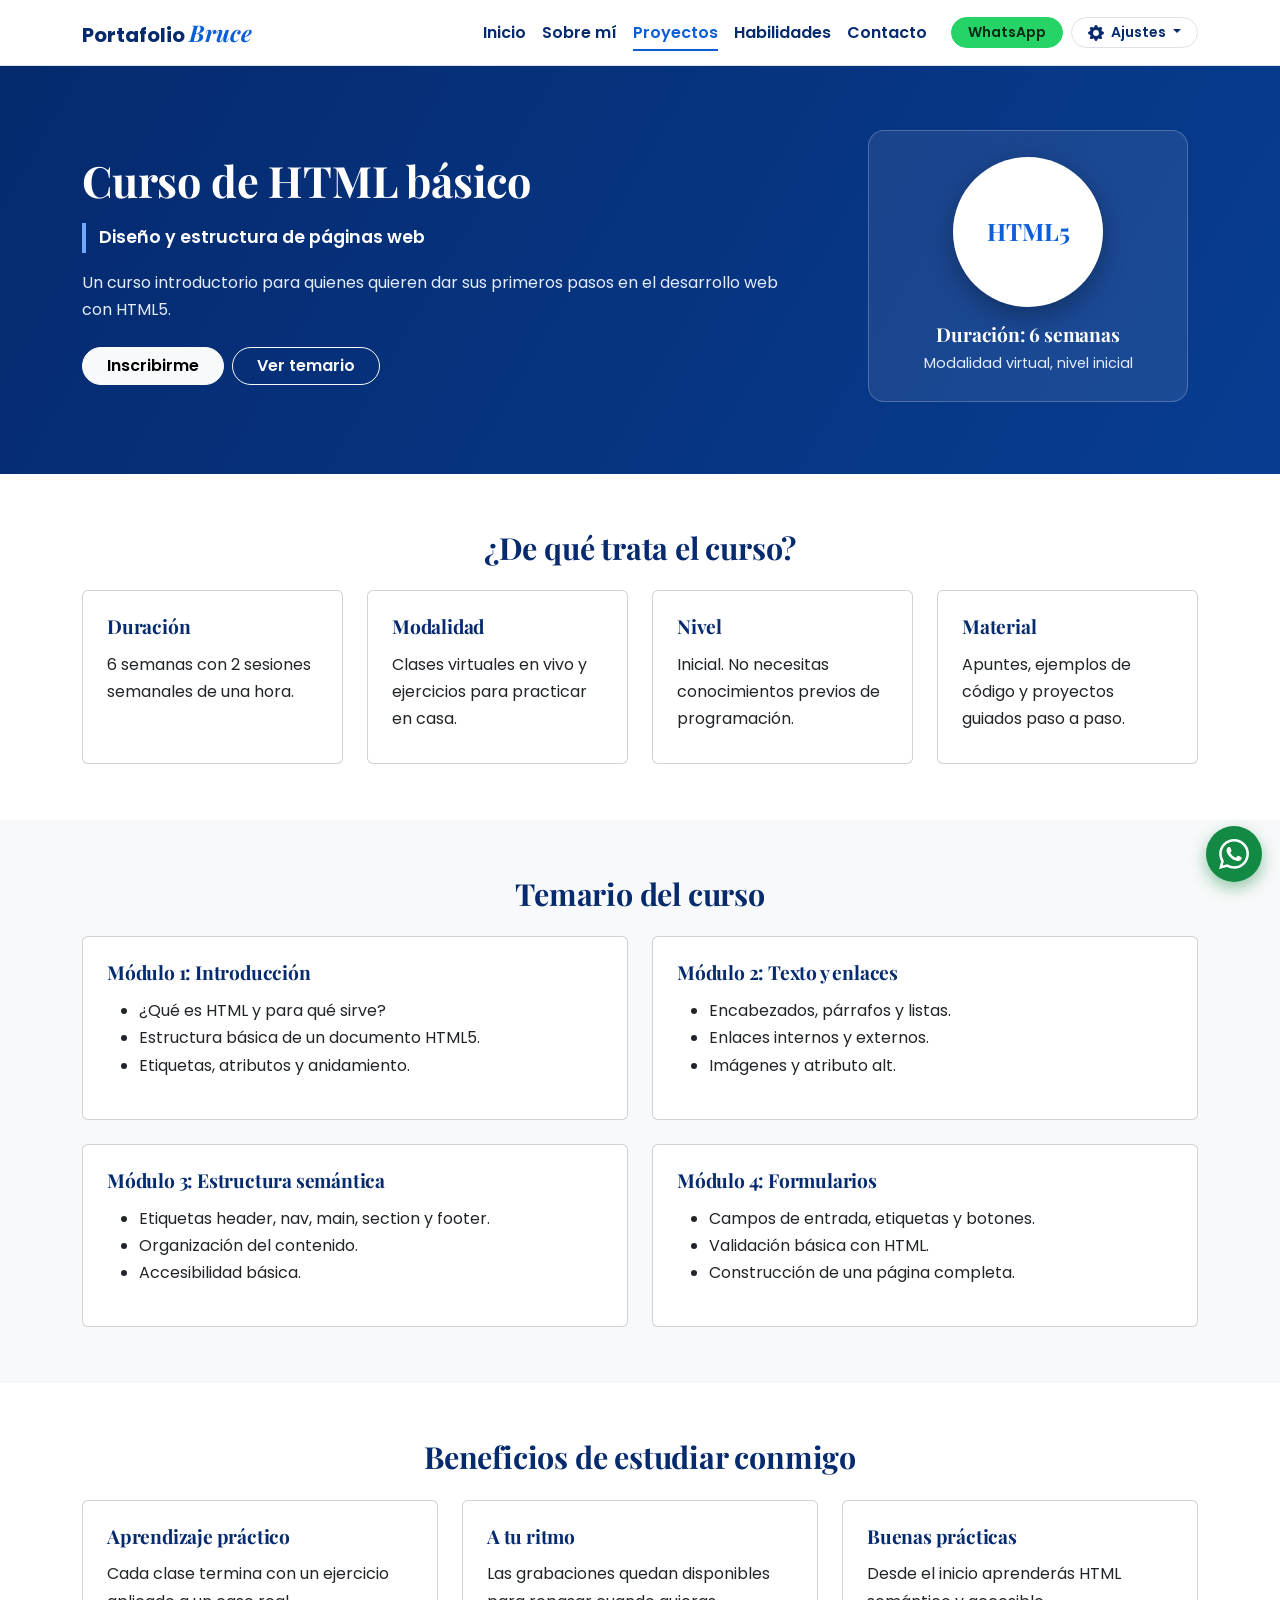
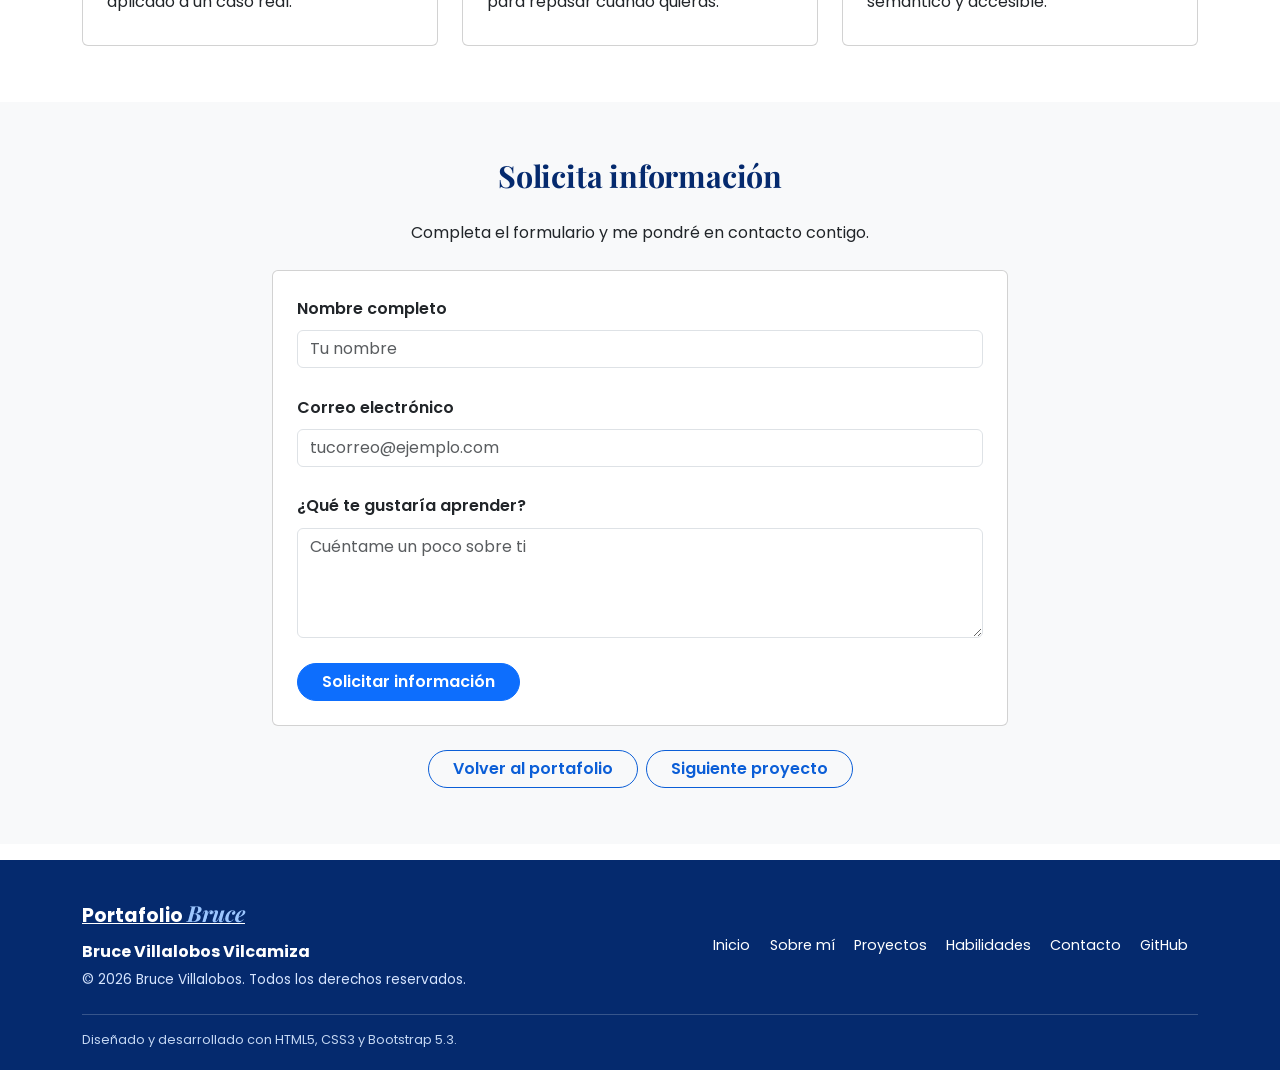
<file: proyectos/curso-html.html>
<!DOCTYPE html>
<html lang="es">
<head>
  <meta charset="utf-8">
  <meta name="viewport" content="width=device-width, initial-scale=1.0">
  <title>Curso de HTML | Proyecto de Bruce</title>
  <meta name="description" content="Landing page del curso básico de HTML5: temario, beneficios y formulario de inscripción.">
  <meta property="og:title" content="Curso de HTML | Proyecto de Bruce">
  <meta property="og:description" content="Landing page del curso básico de HTML5: temario, beneficios y formulario de inscripción.">
  <meta property="og:type" content="website">
  <meta property="og:image" content="https://brucevillalobos.github.io/portafolio-bruce-bootstrap/img/bruce.jpeg">
  <link rel="icon" type="image/svg+xml" href="../favicon.svg">
  <link rel="preconnect" href="https://fonts.googleapis.com">
  <link rel="preconnect" href="https://fonts.gstatic.com" crossorigin>
  <link href="https://fonts.googleapis.com/css2?family=Playfair+Display:ital,wght@0,600;0,700;1,600&family=Poppins:wght@400;500;600;700&display=swap" rel="stylesheet">
  <link href="https://cdn.jsdelivr.net/npm/bootstrap@5.3.3/dist/css/bootstrap.min.css" rel="stylesheet" integrity="sha384-QWTKZyjpPEjISv5WaRU9OFeRpok6YctnYmDr5pNlyT2bRjXh0JMhjY6hW+ALEwIH" crossorigin="anonymous">
  <link rel="stylesheet" href="../css/styles.css">
  <script src="../js/tema.js"></script>
</head>
<body>
  <a class="skip-link" href="#contenido">Saltar al contenido principal</a>

  <header class="sticky-top">
    <nav class="navbar navbar-expand-lg bg-body border-bottom" aria-label="Menú principal">
      <div class="container">
        <a class="navbar-brand logo" href="../index.html">Portafolio <span>Bruce</span></a>
        <button class="navbar-toggler" type="button" data-bs-toggle="collapse" data-bs-target="#menuPrincipal" aria-controls="menuPrincipal" aria-expanded="false" aria-label="Abrir o cerrar el menú de navegación">
          <span class="navbar-toggler-icon"></span>
        </button>
        <div class="collapse navbar-collapse" id="menuPrincipal">
          <ul class="navbar-nav ms-auto mb-2 mb-lg-0">
            <li class="nav-item"><a class="nav-link" href="../index.html">Inicio</a></li>
            <li class="nav-item"><a class="nav-link" href="../sobre-mi.html">Sobre mí</a></li>
            <li class="nav-item"><a class="nav-link active" aria-current="true" href="../proyectos.html">Proyectos</a></li>
            <li class="nav-item"><a class="nav-link" href="../habilidades.html">Habilidades</a></li>
            <li class="nav-item"><a class="nav-link" href="../contacto.html">Contacto</a></li>
          </ul>
          <div class="d-flex align-items-center gap-2 ms-lg-3 pb-2 pb-lg-0">
            <a class="btn btn-wa btn-sm rounded-pill px-3 fw-semibold" href="https://wa.me/51958869705" target="_blank" rel="noopener">WhatsApp</a>
            
            <div class="dropdown">
              <button class="btn btn-settings btn-sm rounded-pill px-3 fw-semibold dropdown-toggle" type="button" data-bs-toggle="dropdown" data-bs-auto-close="outside" aria-expanded="false" id="btn-settings">
                <svg xmlns="http://www.w3.org/2000/svg" width="16" height="16" fill="currentColor" class="bi bi-gear-fill me-1" viewBox="0 0 16 16" aria-hidden="true">
                  <path d="M9.405 1.05c-.413-1.4-2.397-1.4-2.81 0l-.1.34a1.464 1.464 0 0 1-2.105.872l-.31-.17c-1.283-.698-2.686.705-1.987 1.987l.169.311c.446.82.023 1.841-.872 2.105l-.34.1c-1.4.413-1.4 2.397 0 2.81l.34.1a1.464 1.464 0 0 1 .872 2.105l-.17.31c-.698 1.283.705 2.686 1.987 1.987l.311-.169a1.464 1.464 0 0 1 2.105.872l.1.34c.413 1.4 2.397 1.4 2.81 0l.1-.34a1.464 1.464 0 0 1 2.105-.872l.31.17c1.283.698 2.686-.705 1.987-1.987l-.169-.311a1.464 1.464 0 0 1 .872-2.105l.34-.1c1.4-.413 1.4-2.397 0-2.81l-.34-.1a1.464 1.464 0 0 1-.872-2.105l.17-.31c.698-1.283-.705-2.686-1.987-1.987l-.311.169a1.464 1.464 0 0 1-2.105-.872l-.1-.34zM8 10.93a2.929 2.929 0 1 1 0-5.86 2.929 2.929 0 0 1 0 5.858z"/>
                </svg>
                Ajustes
              </button>
              <div class="dropdown-menu dropdown-menu-end p-3 settings-menu shadow-lg border-0" aria-labelledby="btn-settings">
                <p class="fw-bold mb-3 text-primary" style="font-size: 0.9rem;">Ajustes de visualización</p>
                
                <div class="d-flex justify-content-between align-items-center mb-3">
                  <span class="fw-medium" style="font-size: 0.95rem;">Modo oscuro</span>
                  <label class="theme-switch" aria-label="Cambiar modo oscuro">
                    <input type="checkbox" id="ajuste-oscuro" role="switch">
                    <span class="slider rounded-pill">
                      <span class="thumb">
                        <svg class="icon-sun" viewBox="0 0 24 24" fill="none" stroke="currentColor" stroke-width="2" stroke-linecap="round" stroke-linejoin="round"><circle cx="12" cy="12" r="5"></circle><line x1="12" y1="1" x2="12" y2="3"></line><line x1="12" y1="21" x2="12" y2="23"></line><line x1="4.22" y1="4.22" x2="5.64" y2="5.64"></line><line x1="18.36" y1="18.36" x2="19.78" y2="19.78"></line><line x1="1" y1="12" x2="3" y2="12"></line><line x1="21" y1="12" x2="23" y2="12"></line><line x1="4.22" y1="19.78" x2="5.64" y2="18.36"></line><line x1="18.36" y1="5.64" x2="19.78" y2="4.22"></line></svg>
                        <svg class="icon-moon" viewBox="0 0 24 24" fill="none" stroke="currentColor" stroke-width="2" stroke-linecap="round" stroke-linejoin="round"><path d="M21 12.79A9 9 0 1 1 11.21 3 7 7 0 0 0 21 12.79z"></path></svg>
                      </span>
                    </span>
                  </label>
                </div>
                
                <hr class="my-2">
                
                <div class="small fw-bold mb-2 text-body-secondary" id="label-size">Tamaño del texto</div>
                <div class="btn-group btn-group-sm w-100 shadow-sm" role="group" aria-labelledby="label-size">
                  <button type="button" class="btn btn-outline-primary" data-tam="peq" aria-pressed="false" aria-label="Texto pequeño">A−</button>
                  <button type="button" class="btn btn-outline-primary" data-tam="normal" aria-pressed="true" aria-label="Texto normal">A</button>
                  <button type="button" class="btn btn-outline-primary" data-tam="grande" aria-pressed="false" aria-label="Texto grande">A+</button>
                </div>
              </div>
            </div>
          </div>
        </div>
      </div>
    </nav>
  </header>

  <main id="contenido">
    <section class="page-header">
      <div class="container">
        <div class="row g-4 g-lg-5 align-items-center">
          <div class="col-lg-8">
            <h1>Curso de HTML básico</h1>
            <p class="subtitle">Diseño y estructura de páginas web</p>
            <p>Un curso introductorio para quienes quieren dar sus primeros pasos en el desarrollo web con HTML5.</p>
            <div class="d-flex flex-wrap gap-2 mt-4">
              <a class="btn btn-light rounded-pill px-4 fw-semibold" href="#inscripcion">Inscribirme</a>
              <a class="btn btn-outline-light rounded-pill px-4 fw-semibold" href="#temario">Ver temario</a>
            </div>
          </div>
          <div class="col-lg-4">
            <aside class="profile-card reveal">
              <div class="avatar avatar-text">HTML5</div>
              <h2>Duración: 6 semanas</h2>
              <p>Modalidad virtual, nivel inicial</p>
            </aside>
          </div>
        </div>
      </div>
    </section>

    <section>
      <div class="container">
        <h2 class="reveal text-center mb-4">¿De qué trata el curso?</h2>
        <div class="row g-4">
          <div class="col-sm-6 col-lg-3">
            <article class="custom-card card h-100 p-4 reveal">
              <h3>Duración</h3>
              <p>6 semanas con 2 sesiones semanales de una hora.</p>
            </article>
          </div>
          <div class="col-sm-6 col-lg-3">
            <article class="custom-card card h-100 p-4 reveal">
              <h3>Modalidad</h3>
              <p>Clases virtuales en vivo y ejercicios para practicar en casa.</p>
            </article>
          </div>
          <div class="col-sm-6 col-lg-3">
            <article class="custom-card card h-100 p-4 reveal">
              <h3>Nivel</h3>
              <p>Inicial. No necesitas conocimientos previos de programación.</p>
            </article>
          </div>
          <div class="col-sm-6 col-lg-3">
            <article class="custom-card card h-100 p-4 reveal">
              <h3>Material</h3>
              <p>Apuntes, ejemplos de código y proyectos guiados paso a paso.</p>
            </article>
          </div>
        </div>
      </div>
    </section>

    <section id="temario" class="bg-body-tertiary">
      <div class="container">
        <h2 class="reveal text-center mb-4">Temario del curso</h2>
        <div class="row g-4">
          <div class="col-md-6">
            <article class="custom-card card h-100 p-4 reveal">
              <h3>Módulo 1: Introducción</h3>
              <ul class="bullet-list">
                <li>¿Qué es HTML y para qué sirve?</li>
                <li>Estructura básica de un documento HTML5.</li>
                <li>Etiquetas, atributos y anidamiento.</li>
              </ul>
            </article>
          </div>
          <div class="col-md-6">
            <article class="custom-card card h-100 p-4 reveal">
              <h3>Módulo 2: Texto y enlaces</h3>
              <ul class="bullet-list">
                <li>Encabezados, párrafos y listas.</li>
                <li>Enlaces internos y externos.</li>
                <li>Imágenes y atributo alt.</li>
              </ul>
            </article>
          </div>
          <div class="col-md-6">
            <article class="custom-card card h-100 p-4 reveal">
              <h3>Módulo 3: Estructura semántica</h3>
              <ul class="bullet-list">
                <li>Etiquetas header, nav, main, section y footer.</li>
                <li>Organización del contenido.</li>
                <li>Accesibilidad básica.</li>
              </ul>
            </article>
          </div>
          <div class="col-md-6">
            <article class="custom-card card h-100 p-4 reveal">
              <h3>Módulo 4: Formularios</h3>
              <ul class="bullet-list">
                <li>Campos de entrada, etiquetas y botones.</li>
                <li>Validación básica con HTML.</li>
                <li>Construcción de una página completa.</li>
              </ul>
            </article>
          </div>
        </div>
      </div>
    </section>

    <section>
      <div class="container">
        <h2 class="reveal text-center mb-4">Beneficios de estudiar conmigo</h2>
        <div class="row g-4">
          <div class="col-md-6 col-lg-4">
            <article class="custom-card card h-100 p-4 reveal">
              <h3>Aprendizaje práctico</h3>
              <p>Cada clase termina con un ejercicio aplicado a un caso real.</p>
            </article>
          </div>
          <div class="col-md-6 col-lg-4">
            <article class="custom-card card h-100 p-4 reveal">
              <h3>A tu ritmo</h3>
              <p>Las grabaciones quedan disponibles para repasar cuando quieras.</p>
            </article>
          </div>
          <div class="col-md-6 col-lg-4">
            <article class="custom-card card h-100 p-4 reveal">
              <h3>Buenas prácticas</h3>
              <p>Desde el inicio aprenderás HTML semántico y accesible.</p>
            </article>
          </div>
        </div>
      </div>
    </section>

    <section id="inscripcion" class="bg-body-tertiary">
      <div class="container">
        <h2 class="reveal text-center mb-4">Solicita información</h2>
        <p class="text-center mb-4">Completa el formulario y me pondré en contacto contigo.</p>
        <div class="row justify-content-center">
          <div class="col-lg-8">
            <form class="custom-card card card-body p-4 reveal" data-correo="brucealfredor@gmail.com" data-asunto="Solicitud de información: Curso de HTML" novalidate>
              <div class="mb-3">
                <label for="c-nombre" class="form-label fw-semibold">Nombre completo</label>
                <input type="text" id="c-nombre" name="nombre" placeholder="Tu nombre" required class="form-control" autocomplete="name">
                <div class="invalid-feedback">Escribe tu nombre.</div>
              </div>
              <div class="mb-3">
                <label for="c-correo" class="form-label fw-semibold">Correo electrónico</label>
                <input type="email" id="c-correo" name="correo" placeholder="tucorreo@ejemplo.com" required class="form-control" autocomplete="email">
                <div class="invalid-feedback">Escribe un correo válido, por ejemplo nombre@correo.com.</div>
              </div>
              <div class="mb-3">
                <label for="c-mensaje" class="form-label fw-semibold">¿Qué te gustaría aprender?</label>
                <textarea id="c-mensaje" name="mensaje" placeholder="Cuéntame un poco sobre ti" class="form-control" rows="4"></textarea>
              </div>
              <button class="btn btn-primary rounded-pill px-4 fw-semibold align-self-start" type="submit">Solicitar información</button>
              <div class="alert alert-success mt-3 d-none" id="cta-banner-envio" role="status" tabindex="-1">Se abrió tu programa de correo con el mensaje listo para enviar. Si no se abrió, <a class="alert-link" href="https://wa.me/51958869705" target="_blank" rel="noopener">escríbeme por WhatsApp</a>.</div>
            </form>
            <div class="d-flex flex-wrap gap-2 mt-4 justify-content-center">
              <a class="btn btn-outline-primary rounded-pill px-4 fw-semibold" href="../proyectos.html">Volver al portafolio</a>
              <a class="btn btn-outline-primary rounded-pill px-4 fw-semibold" href="menu-digital.html">Siguiente proyecto</a>
            </div>
          </div>
        </div>
      </div>
    </section>
  </main>

  <footer class="site-footer">
    <div class="container">
      <div class="row g-3 align-items-center">
        <div class="col-md-5">
          <a class="logo" href="../index.html">Portafolio <span>Bruce</span></a>
          <strong>Bruce Villalobos Vilcamiza</strong>
          <p>© 2026 Bruce Villalobos. Todos los derechos reservados.</p>
        </div>
        <nav class="col-md-7" aria-label="Enlaces del site-footer de página">
          <ul class="nav justify-content-md-end">
            <li class="nav-item"><a class="nav-link" href="../index.html">Inicio</a></li>
            <li class="nav-item"><a class="nav-link" href="../sobre-mi.html">Sobre mí</a></li>
            <li class="nav-item"><a class="nav-link" href="../proyectos.html">Proyectos</a></li>
            <li class="nav-item"><a class="nav-link" href="../habilidades.html">Habilidades</a></li>
            <li class="nav-item"><a class="nav-link" href="../contacto.html">Contacto</a></li>
            <li class="nav-item"><a class="nav-link" href="https://github.com/BruceVillalobos" target="_blank" rel="noopener">GitHub</a></li>
          </ul>
        </nav>
      </div>
      <p class="credits">Diseñado y desarrollado con HTML5, CSS3 y Bootstrap 5.3.</p>
    </div>
  </footer>

  <aside aria-label="Contacto rápido">
  <a class="floating-wa" href="https://wa.me/51958869705" target="_blank" rel="noopener" aria-label="Contactar por WhatsApp">
    <svg viewBox="0 0 24 24" xmlns="http://www.w3.org/2000/svg" aria-hidden="true">
      <path d="M17.472 14.382c-.297-.149-1.758-.867-2.03-.967-.273-.099-.471-.148-.67.15-.197.297-.767.966-.94 1.164-.173.199-.347.223-.644.075-.297-.15-1.255-.463-2.39-1.475-.883-.788-1.48-1.761-1.653-2.059-.173-.297-.018-.458.13-.606.134-.133.298-.347.446-.52.149-.174.198-.298.298-.497.099-.198.05-.371-.025-.52-.075-.149-.669-1.612-.916-2.207-.242-.579-.487-.5-.669-.51-.173-.008-.371-.01-.57-.01-.198 0-.52.074-.792.372-.272.297-1.04 1.016-1.04 2.479 0 1.462 1.065 2.875 1.213 3.074.149.198 2.096 3.2 5.077 4.487.709.306 1.262.489 1.694.625.712.227 1.36.195 1.871.118.571-.085 1.758-.719 2.006-1.413.248-.694.248-1.289.173-1.413-.074-.124-.272-.198-.57-.347m-5.421 7.403h-.004a9.87 9.87 0 01-5.031-1.378l-.361-.214-3.741.982.998-3.648-.235-.374a9.86 9.86 0 01-1.51-5.26c.001-5.45 4.436-9.884 9.888-9.884 2.64 0 5.122 1.03 6.988 2.898a9.825 9.825 0 012.893 6.994c-.003 5.45-4.437 9.884-9.885 9.884m8.413-18.297A11.815 11.815 0 0012.05 0C5.495 0 .16 5.335.157 11.892c0 2.096.547 4.142 1.588 5.945L.057 24l6.305-1.654a11.882 11.882 0 005.683 1.448h.005c6.554 0 11.89-5.335 11.893-11.893a11.821 11.821 0 00-3.48-8.413Z"></path>
    </svg>
  </a>
  </aside>

  <script src="https://cdn.jsdelivr.net/npm/bootstrap@5.3.3/dist/js/bootstrap.bundle.min.js" integrity="sha384-YvpcrYf0tY3lHB60NNkmXc5s9fDVZLESaAA55NDzOxhy9GkcIdslK1eN7N6jIeHz" crossorigin="anonymous"></script>
  <script src="../js/ajustes.js" defer></script>
  <script src="../js/formulario.js" defer></script>
</body>
</html>
</file>
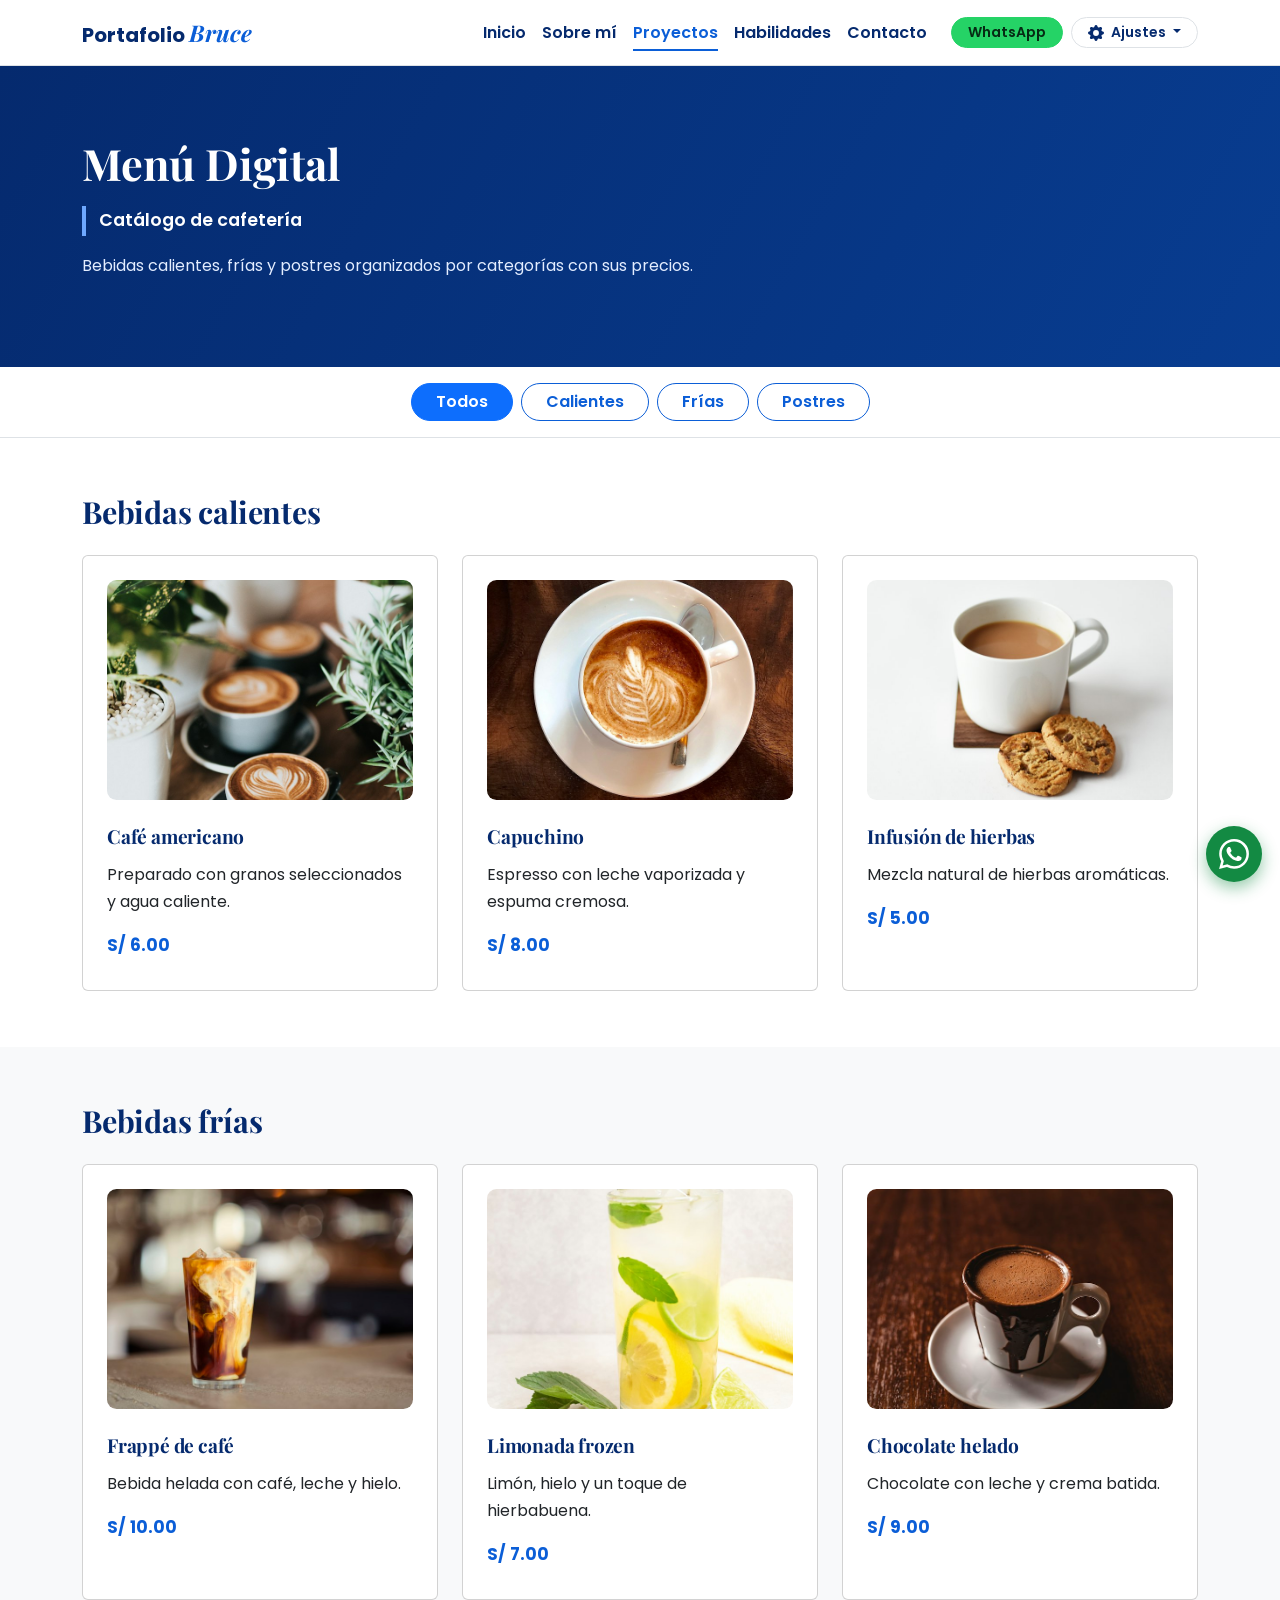
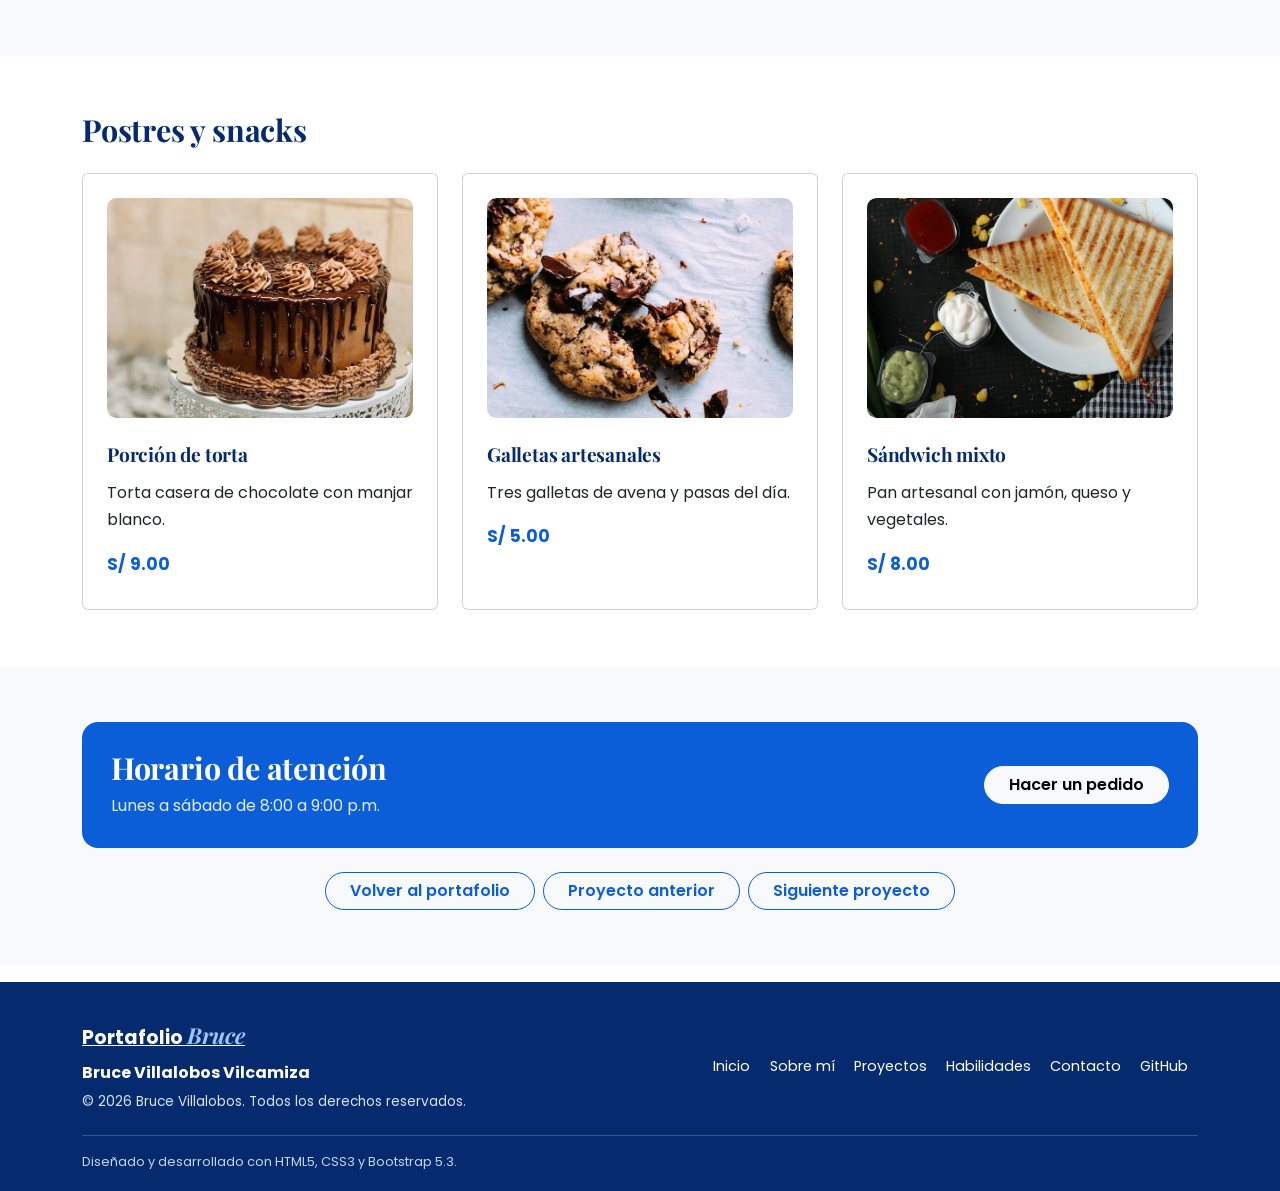
<file: proyectos/menu-digital.html>
<!DOCTYPE html>
<html lang="es">
<head>
  <meta charset="utf-8">
  <meta name="viewport" content="width=device-width, initial-scale=1.0">
  <title>Menú Digital | Proyecto de Bruce</title>
  <meta name="description" content="Catálogo digital de cafetería organizado por categorías: bebidas calientes, frías y postres.">
  <meta property="og:title" content="Menú Digital | Proyecto de Bruce">
  <meta property="og:description" content="Catálogo digital de cafetería organizado por categorías: bebidas calientes, frías y postres.">
  <meta property="og:type" content="website">
  <meta property="og:image" content="https://brucevillalobos.github.io/portafolio-bruce-bootstrap/img/bruce.jpeg">
  <link rel="icon" type="image/svg+xml" href="../favicon.svg">
  <link rel="preconnect" href="https://fonts.googleapis.com">
  <link rel="preconnect" href="https://fonts.gstatic.com" crossorigin>
  <link href="https://fonts.googleapis.com/css2?family=Playfair+Display:ital,wght@0,600;0,700;1,600&family=Poppins:wght@400;500;600;700&display=swap" rel="stylesheet">
  <link href="https://cdn.jsdelivr.net/npm/bootstrap@5.3.3/dist/css/bootstrap.min.css" rel="stylesheet" integrity="sha384-QWTKZyjpPEjISv5WaRU9OFeRpok6YctnYmDr5pNlyT2bRjXh0JMhjY6hW+ALEwIH" crossorigin="anonymous">
  <link rel="stylesheet" href="../css/styles.css">
  <script src="../js/tema.js"></script>
</head>
<body>
  <a class="skip-link" href="#contenido">Saltar al contenido principal</a>

  <header class="sticky-top">
    <nav class="navbar navbar-expand-lg bg-body border-bottom" aria-label="Menú principal">
      <div class="container">
        <a class="navbar-brand logo" href="../index.html">Portafolio <span>Bruce</span></a>
        <button class="navbar-toggler" type="button" data-bs-toggle="collapse" data-bs-target="#menuPrincipal" aria-controls="menuPrincipal" aria-expanded="false" aria-label="Abrir o cerrar el menú de navegación">
          <span class="navbar-toggler-icon"></span>
        </button>
        <div class="collapse navbar-collapse" id="menuPrincipal">
          <ul class="navbar-nav ms-auto mb-2 mb-lg-0">
            <li class="nav-item"><a class="nav-link" href="../index.html">Inicio</a></li>
            <li class="nav-item"><a class="nav-link" href="../sobre-mi.html">Sobre mí</a></li>
            <li class="nav-item"><a class="nav-link active" aria-current="true" href="../proyectos.html">Proyectos</a></li>
            <li class="nav-item"><a class="nav-link" href="../habilidades.html">Habilidades</a></li>
            <li class="nav-item"><a class="nav-link" href="../contacto.html">Contacto</a></li>
          </ul>
          <div class="d-flex align-items-center gap-2 ms-lg-3 pb-2 pb-lg-0">
            <a class="btn btn-wa btn-sm rounded-pill px-3 fw-semibold" href="https://wa.me/51958869705" target="_blank" rel="noopener">WhatsApp</a>
            
            <div class="dropdown">
              <button class="btn btn-settings btn-sm rounded-pill px-3 fw-semibold dropdown-toggle" type="button" data-bs-toggle="dropdown" data-bs-auto-close="outside" aria-expanded="false" id="btn-settings">
                <svg xmlns="http://www.w3.org/2000/svg" width="16" height="16" fill="currentColor" class="bi bi-gear-fill me-1" viewBox="0 0 16 16" aria-hidden="true">
                  <path d="M9.405 1.05c-.413-1.4-2.397-1.4-2.81 0l-.1.34a1.464 1.464 0 0 1-2.105.872l-.31-.17c-1.283-.698-2.686.705-1.987 1.987l.169.311c.446.82.023 1.841-.872 2.105l-.34.1c-1.4.413-1.4 2.397 0 2.81l.34.1a1.464 1.464 0 0 1 .872 2.105l-.17.31c-.698 1.283.705 2.686 1.987 1.987l.311-.169a1.464 1.464 0 0 1 2.105.872l.1.34c.413 1.4 2.397 1.4 2.81 0l.1-.34a1.464 1.464 0 0 1 2.105-.872l.31.17c1.283.698 2.686-.705 1.987-1.987l-.169-.311a1.464 1.464 0 0 1 .872-2.105l.34-.1c1.4-.413 1.4-2.397 0-2.81l-.34-.1a1.464 1.464 0 0 1-.872-2.105l.17-.31c.698-1.283-.705-2.686-1.987-1.987l-.311.169a1.464 1.464 0 0 1-2.105-.872l-.1-.34zM8 10.93a2.929 2.929 0 1 1 0-5.86 2.929 2.929 0 0 1 0 5.858z"/>
                </svg>
                Ajustes
              </button>
              <div class="dropdown-menu dropdown-menu-end p-3 settings-menu shadow-lg border-0" aria-labelledby="btn-settings">
                <p class="fw-bold mb-3 text-primary" style="font-size: 0.9rem;">Ajustes de visualización</p>
                
                <div class="d-flex justify-content-between align-items-center mb-3">
                  <span class="fw-medium" style="font-size: 0.95rem;">Modo oscuro</span>
                  <label class="theme-switch" aria-label="Cambiar modo oscuro">
                    <input type="checkbox" id="ajuste-oscuro" role="switch">
                    <span class="slider rounded-pill">
                      <span class="thumb">
                        <svg class="icon-sun" viewBox="0 0 24 24" fill="none" stroke="currentColor" stroke-width="2" stroke-linecap="round" stroke-linejoin="round"><circle cx="12" cy="12" r="5"></circle><line x1="12" y1="1" x2="12" y2="3"></line><line x1="12" y1="21" x2="12" y2="23"></line><line x1="4.22" y1="4.22" x2="5.64" y2="5.64"></line><line x1="18.36" y1="18.36" x2="19.78" y2="19.78"></line><line x1="1" y1="12" x2="3" y2="12"></line><line x1="21" y1="12" x2="23" y2="12"></line><line x1="4.22" y1="19.78" x2="5.64" y2="18.36"></line><line x1="18.36" y1="5.64" x2="19.78" y2="4.22"></line></svg>
                        <svg class="icon-moon" viewBox="0 0 24 24" fill="none" stroke="currentColor" stroke-width="2" stroke-linecap="round" stroke-linejoin="round"><path d="M21 12.79A9 9 0 1 1 11.21 3 7 7 0 0 0 21 12.79z"></path></svg>
                      </span>
                    </span>
                  </label>
                </div>
                
                <hr class="my-2">
                
                <div class="small fw-bold mb-2 text-body-secondary" id="label-size">Tamaño del texto</div>
                <div class="btn-group btn-group-sm w-100 shadow-sm" role="group" aria-labelledby="label-size">
                  <button type="button" class="btn btn-outline-primary" data-tam="peq" aria-pressed="false" aria-label="Texto pequeño">A−</button>
                  <button type="button" class="btn btn-outline-primary" data-tam="normal" aria-pressed="true" aria-label="Texto normal">A</button>
                  <button type="button" class="btn btn-outline-primary" data-tam="grande" aria-pressed="false" aria-label="Texto grande">A+</button>
                </div>
              </div>
            </div>
          </div>
        </div>
      </div>
    </nav>
  </header>

  <main id="contenido">
    <section class="hero-section">
      <div class="container">
        <div class="row align-items-center">
          <div class="col-lg-8">
            <h1>Menú Digital</h1>
            <p class="subtitle">Catálogo de cafetería</p>
            <p>Bebidas calientes, frías y postres organizados por categorías con sus precios.</p>
          </div>
        </div>
      </div>
    </section>

    <section class="py-3 border-bottom">
      <div class="container">
        <div class="d-flex flex-wrap gap-2 justify-content-center" role="group" aria-label="Filtrar el menú por categoría">
          <button type="button" class="btn btn-primary rounded-pill px-4 fw-semibold" data-filtro="todos" aria-pressed="true">Todos</button>
          <button type="button" class="btn btn-outline-primary rounded-pill px-4 fw-semibold" data-filtro="calientes" aria-pressed="false">Calientes</button>
          <button type="button" class="btn btn-outline-primary rounded-pill px-4 fw-semibold" data-filtro="frias" aria-pressed="false">Frías</button>
          <button type="button" class="btn btn-outline-primary rounded-pill px-4 fw-semibold" data-filtro="postres" aria-pressed="false">Postres</button>
        </div>
        <p class="visually-hidden" id="estado-filtro" role="status" aria-live="polite"></p>
      </div>
    </section>

    <section data-categoria="calientes">
      <div class="container">
        <h2 class="reveal mb-4">Bebidas calientes</h2>
        <div class="row g-4">
          <div class="col-md-6 col-lg-4">
            <article class="custom-card card h-100 p-4 reveal">
              <div class="menu-photo">
                <img width="700" height="1050" src="../img/cafe-americano.jpg" alt="Taza de café americano humeante sobre una mesa" loading="lazy" class="img-fluid">
              </div>
              <h3 class="mt-3">Café americano</h3>
              <p>Preparado con granos seleccionados y agua caliente.</p>
              <p class="price">S/ 6.00</p>
            </article>
          </div>
          <div class="col-md-6 col-lg-4">
            <article class="custom-card card h-100 p-4 reveal">
              <div class="menu-photo">
                <img width="700" height="640" src="../img/capuchino.jpg" alt="Capuchino con espuma cremosa en una taza blanca" loading="lazy" class="img-fluid">
              </div>
              <h3 class="mt-3">Capuchino</h3>
              <p>Espresso con leche vaporizada y espuma cremosa.</p>
              <p class="price">S/ 8.00</p>
            </article>
          </div>
          <div class="col-md-6 col-lg-4">
            <article class="custom-card card h-100 p-4 reveal">
              <div class="menu-photo">
                <img width="700" height="966" src="../img/infusion.jpg" alt="Infusión de hierbas aromáticas servida en taza" loading="lazy" class="img-fluid">
              </div>
              <h3 class="mt-3">Infusión de hierbas</h3>
              <p>Mezcla natural de hierbas aromáticas.</p>
              <p class="price">S/ 5.00</p>
            </article>
          </div>
        </div>
      </div>
    </section>

    <section class="bg-body-tertiary" data-categoria="frias">
      <div class="container">
        <h2 class="reveal mb-4">Bebidas frías</h2>
        <div class="row g-4">
          <div class="col-md-6 col-lg-4">
            <article class="custom-card card h-100 p-4 reveal">
              <div class="menu-photo">
                <img width="700" height="467" src="../img/frappe.jpg" alt="Vaso de frappé de café con hielo y crema" loading="lazy" class="img-fluid">
              </div>
              <h3 class="mt-3">Frappé de café</h3>
              <p>Bebida helada con café, leche y hielo.</p>
              <p class="price">S/ 10.00</p>
            </article>
          </div>
          <div class="col-md-6 col-lg-4">
            <article class="custom-card card h-100 p-4 reveal">
              <div class="menu-photo">
                <img width="700" height="1050" src="../img/limonada.jpg" alt="Limonada frozen con hierbabuena en vaso alto" loading="lazy" class="img-fluid">
              </div>
              <h3 class="mt-3">Limonada frozen</h3>
              <p>Limón, hielo y un toque de hierbabuena.</p>
              <p class="price">S/ 7.00</p>
            </article>
          </div>
          <div class="col-md-6 col-lg-4">
            <article class="custom-card card h-100 p-4 reveal">
              <div class="menu-photo">
                <img width="700" height="467" src="../img/chocolate-helado.jpg" alt="Chocolate helado con crema batida en vaso" loading="lazy" class="img-fluid">
              </div>
              <h3 class="mt-3">Chocolate helado</h3>
              <p>Chocolate con leche y crema batida.</p>
              <p class="price">S/ 9.00</p>
            </article>
          </div>
        </div>
      </div>
    </section>

    <section data-categoria="postres">
      <div class="container">
        <h2 class="reveal mb-4">Postres y snacks</h2>
        <div class="row g-4">
          <div class="col-md-6 col-lg-4">
            <article class="custom-card card h-100 p-4 reveal">
              <div class="menu-photo">
                <img width="700" height="515" src="../img/torta.jpg" alt="Porción de torta de chocolate con manjar blanco" loading="lazy" class="img-fluid">
              </div>
              <h3 class="mt-3">Porción de torta</h3>
              <p>Torta casera de chocolate con manjar blanco.</p>
              <p class="price">S/ 9.00</p>
            </article>
          </div>
          <div class="col-md-6 col-lg-4">
            <article class="custom-card card h-100 p-4 reveal">
              <div class="menu-photo">
                <img width="700" height="875" src="../img/galletas.jpg" alt="Galletas artesanales de avena y pasas" loading="lazy" class="img-fluid">
              </div>
              <h3 class="mt-3">Galletas artesanales</h3>
              <p>Tres galletas de avena y pasas del día.</p>
              <p class="price">S/ 5.00</p>
            </article>
          </div>
          <div class="col-md-6 col-lg-4">
            <article class="custom-card card h-100 p-4 reveal">
              <div class="menu-photo">
                <img width="700" height="465" src="../img/sandwich.jpg" alt="Sándwich mixto de jamón y queso cortado por la mitad" loading="lazy" class="img-fluid">
              </div>
              <h3 class="mt-3">Sándwich mixto</h3>
              <p>Pan artesanal con jamón, queso y vegetales.</p>
              <p class="price">S/ 8.00</p>
            </article>
          </div>
        </div>
      </div>
    </section>

    <section class="bg-body-tertiary">
      <div class="container">
        <div class="cta-banner reveal">
          <div>
            <h2>Horario de atención</h2>
            <p>Lunes a sábado de 8:00 a 9:00 p.m.</p>
          </div>
          <a class="btn btn-light rounded-pill px-4 fw-semibold" href="https://wa.me/51958869705" target="_blank" rel="noopener">Hacer un pedido</a>
        </div>
        <div class="d-flex flex-wrap gap-2 mt-4 justify-content-center">
          <a class="btn btn-outline-primary rounded-pill px-4 fw-semibold" href="../proyectos.html">Volver al portafolio</a>
          <a class="btn btn-outline-primary rounded-pill px-4 fw-semibold" href="curso-html.html">Proyecto anterior</a>
          <a class="btn btn-outline-primary rounded-pill px-4 fw-semibold" href="resenas.html">Siguiente proyecto</a>
        </div>
      </div>
    </section>
  </main>

  <footer class="site-footer">
    <div class="container">
      <div class="row g-3 align-items-center">
        <div class="col-md-5">
          <a class="logo" href="../index.html">Portafolio <span>Bruce</span></a>
          <strong>Bruce Villalobos Vilcamiza</strong>
          <p>© 2026 Bruce Villalobos. Todos los derechos reservados.</p>
        </div>
        <nav class="col-md-7" aria-label="Enlaces del site-footer de página">
          <ul class="nav justify-content-md-end">
            <li class="nav-item"><a class="nav-link" href="../index.html">Inicio</a></li>
            <li class="nav-item"><a class="nav-link" href="../sobre-mi.html">Sobre mí</a></li>
            <li class="nav-item"><a class="nav-link" href="../proyectos.html">Proyectos</a></li>
            <li class="nav-item"><a class="nav-link" href="../habilidades.html">Habilidades</a></li>
            <li class="nav-item"><a class="nav-link" href="../contacto.html">Contacto</a></li>
            <li class="nav-item"><a class="nav-link" href="https://github.com/BruceVillalobos" target="_blank" rel="noopener">GitHub</a></li>
          </ul>
        </nav>
      </div>
      <p class="credits">Diseñado y desarrollado con HTML5, CSS3 y Bootstrap 5.3.</p>
    </div>
  </footer>

  <aside aria-label="Contacto rápido">
  <a class="floating-wa" href="https://wa.me/51958869705" target="_blank" rel="noopener" aria-label="Contactar por WhatsApp">
    <svg viewBox="0 0 24 24" xmlns="http://www.w3.org/2000/svg" aria-hidden="true">
      <path d="M17.472 14.382c-.297-.149-1.758-.867-2.03-.967-.273-.099-.471-.148-.67.15-.197.297-.767.966-.94 1.164-.173.199-.347.223-.644.075-.297-.15-1.255-.463-2.39-1.475-.883-.788-1.48-1.761-1.653-2.059-.173-.297-.018-.458.13-.606.134-.133.298-.347.446-.52.149-.174.198-.298.298-.497.099-.198.05-.371-.025-.52-.075-.149-.669-1.612-.916-2.207-.242-.579-.487-.5-.669-.51-.173-.008-.371-.01-.57-.01-.198 0-.52.074-.792.372-.272.297-1.04 1.016-1.04 2.479 0 1.462 1.065 2.875 1.213 3.074.149.198 2.096 3.2 5.077 4.487.709.306 1.262.489 1.694.625.712.227 1.36.195 1.871.118.571-.085 1.758-.719 2.006-1.413.248-.694.248-1.289.173-1.413-.074-.124-.272-.198-.57-.347m-5.421 7.403h-.004a9.87 9.87 0 01-5.031-1.378l-.361-.214-3.741.982.998-3.648-.235-.374a9.86 9.86 0 01-1.51-5.26c.001-5.45 4.436-9.884 9.888-9.884 2.64 0 5.122 1.03 6.988 2.898a9.825 9.825 0 012.893 6.994c-.003 5.45-4.437 9.884-9.885 9.884m8.413-18.297A11.815 11.815 0 0012.05 0C5.495 0 .16 5.335.157 11.892c0 2.096.547 4.142 1.588 5.945L.057 24l6.305-1.654a11.882 11.882 0 005.683 1.448h.005c6.554 0 11.89-5.335 11.893-11.893a11.821 11.821 0 00-3.48-8.413Z"></path>
    </svg>
  </a>
  </aside>

  <script src="https://cdn.jsdelivr.net/npm/bootstrap@5.3.3/dist/js/bootstrap.bundle.min.js" integrity="sha384-YvpcrYf0tY3lHB60NNkmXc5s9fDVZLESaAA55NDzOxhy9GkcIdslK1eN7N6jIeHz" crossorigin="anonymous"></script>
  <script src="../js/ajustes.js" defer></script>
  <script src="../js/menu.js" defer></script>
</body>
</html>
</file>
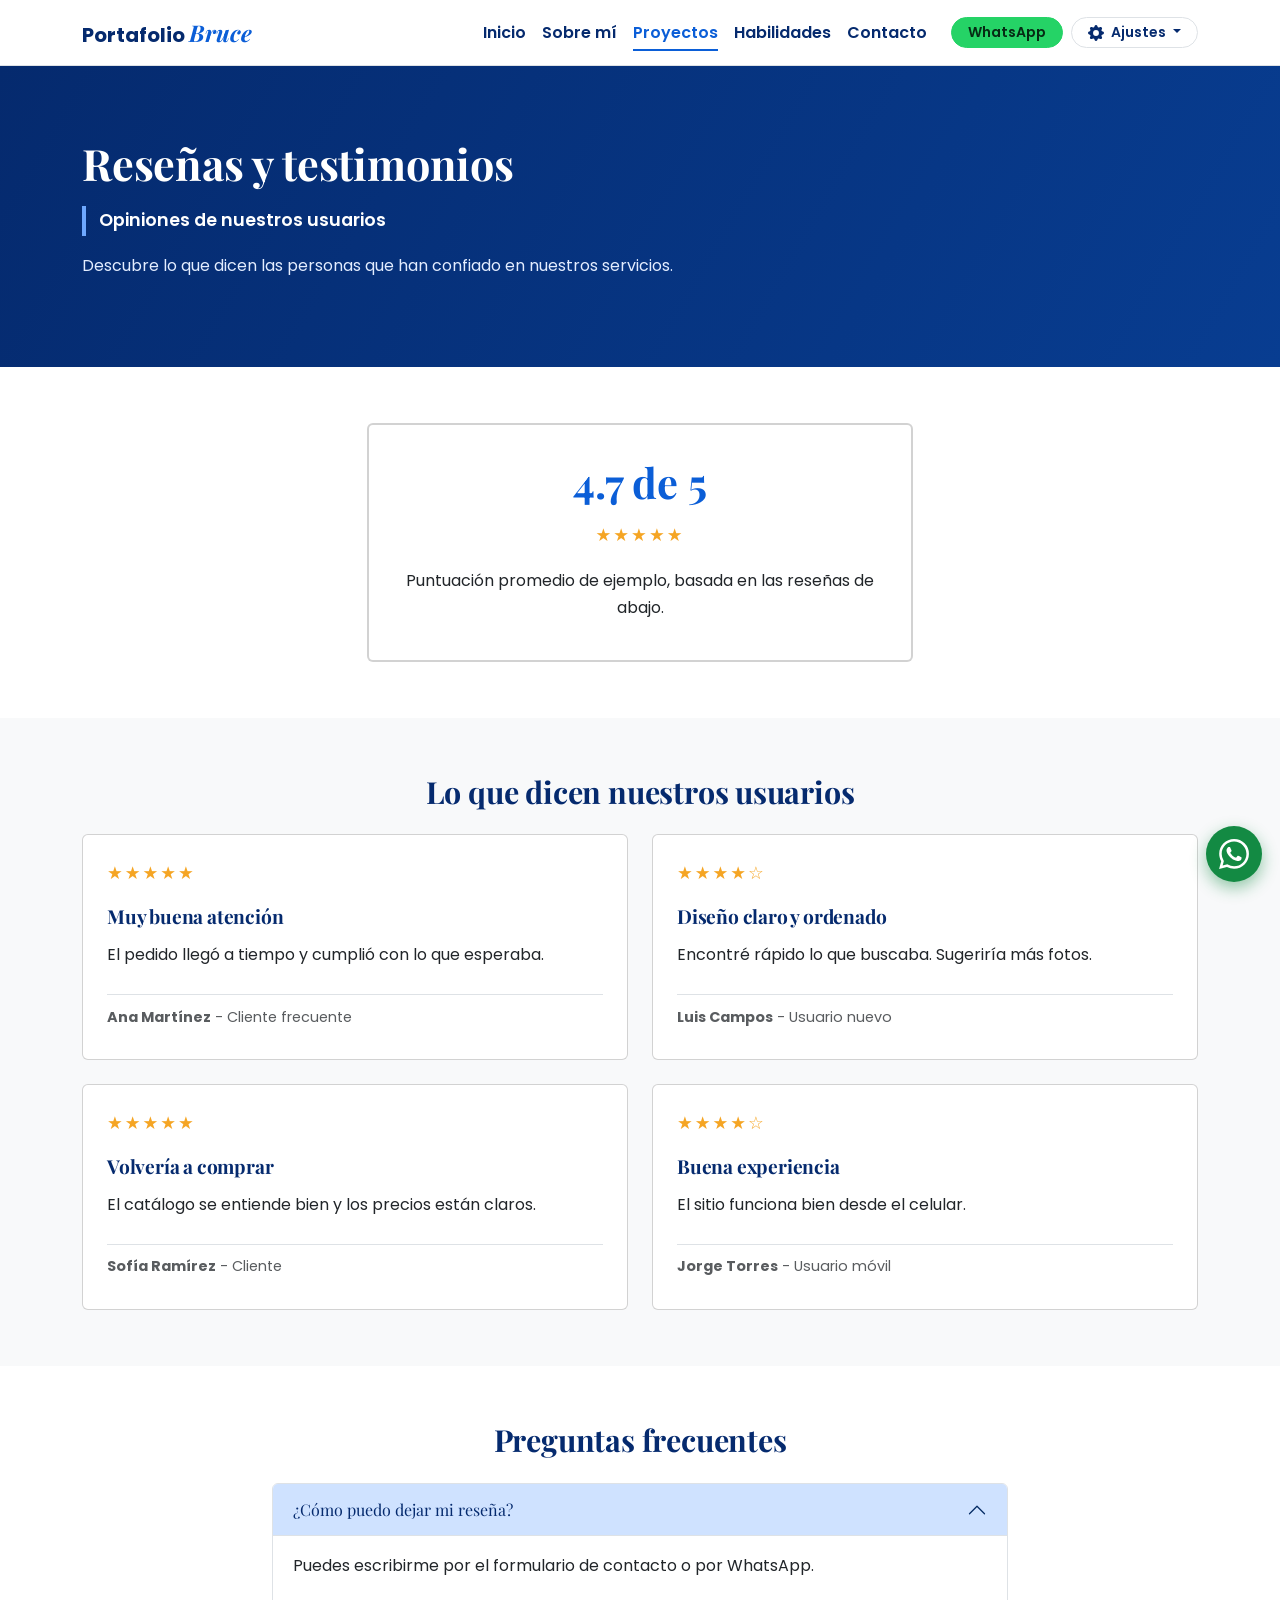
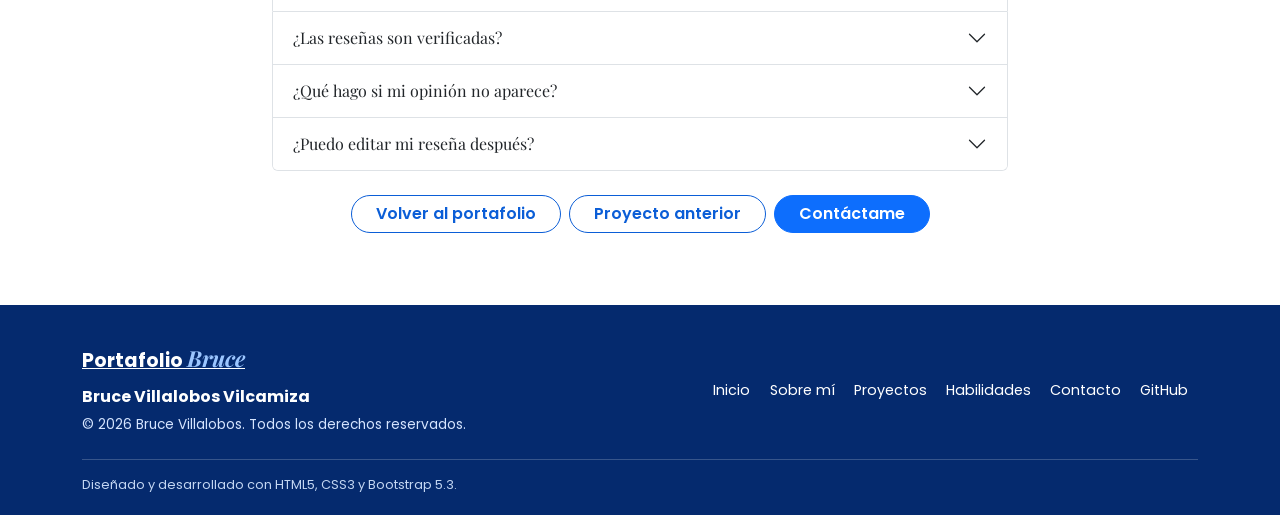
<file: proyectos/resenas.html>
<!DOCTYPE html>
<html lang="es">
<head>
  <meta charset="utf-8">
  <meta name="viewport" content="width=device-width, initial-scale=1.0">
  <title>Reseñas | Proyecto de Bruce</title>
  <meta name="description" content="Página de reseñas y testimonios de usuarios con puntuaciones, opiniones y preguntas frecuentes.">
  <meta property="og:title" content="Reseñas | Proyecto de Bruce">
  <meta property="og:description" content="Página de reseñas y testimonios de usuarios con puntuaciones, opiniones y preguntas frecuentes.">
  <meta property="og:type" content="website">
  <meta property="og:image" content="https://brucevillalobos.github.io/portafolio-bruce-bootstrap/img/bruce.jpeg">
  <link rel="icon" type="image/svg+xml" href="../favicon.svg">
  <link rel="preconnect" href="https://fonts.googleapis.com">
  <link rel="preconnect" href="https://fonts.gstatic.com" crossorigin>
  <link href="https://fonts.googleapis.com/css2?family=Playfair+Display:ital,wght@0,600;0,700;1,600&family=Poppins:wght@400;500;600;700&display=swap" rel="stylesheet">
  <link href="https://cdn.jsdelivr.net/npm/bootstrap@5.3.3/dist/css/bootstrap.min.css" rel="stylesheet" integrity="sha384-QWTKZyjpPEjISv5WaRU9OFeRpok6YctnYmDr5pNlyT2bRjXh0JMhjY6hW+ALEwIH" crossorigin="anonymous">
  <link rel="stylesheet" href="../css/styles.css">
  <script src="../js/tema.js"></script>
</head>
<body>
  <a class="skip-link" href="#contenido">Saltar al contenido principal</a>

  <header class="sticky-top">
    <nav class="navbar navbar-expand-lg bg-body border-bottom" aria-label="Menú principal">
      <div class="container">
        <a class="navbar-brand logo" href="../index.html">Portafolio <span>Bruce</span></a>
        <button class="navbar-toggler" type="button" data-bs-toggle="collapse" data-bs-target="#menuPrincipal" aria-controls="menuPrincipal" aria-expanded="false" aria-label="Abrir o cerrar el menú de navegación">
          <span class="navbar-toggler-icon"></span>
        </button>
        <div class="collapse navbar-collapse" id="menuPrincipal">
          <ul class="navbar-nav ms-auto mb-2 mb-lg-0">
            <li class="nav-item"><a class="nav-link" href="../index.html">Inicio</a></li>
            <li class="nav-item"><a class="nav-link" href="../sobre-mi.html">Sobre mí</a></li>
            <li class="nav-item"><a class="nav-link active" aria-current="true" href="../proyectos.html">Proyectos</a></li>
            <li class="nav-item"><a class="nav-link" href="../habilidades.html">Habilidades</a></li>
            <li class="nav-item"><a class="nav-link" href="../contacto.html">Contacto</a></li>
          </ul>
          <div class="d-flex align-items-center gap-2 ms-lg-3 pb-2 pb-lg-0">
            <a class="btn btn-wa btn-sm rounded-pill px-3 fw-semibold" href="https://wa.me/51958869705" target="_blank" rel="noopener">WhatsApp</a>
            
            <div class="dropdown">
              <button class="btn btn-settings btn-sm rounded-pill px-3 fw-semibold dropdown-toggle" type="button" data-bs-toggle="dropdown" data-bs-auto-close="outside" aria-expanded="false" id="btn-settings">
                <svg xmlns="http://www.w3.org/2000/svg" width="16" height="16" fill="currentColor" class="bi bi-gear-fill me-1" viewBox="0 0 16 16" aria-hidden="true">
                  <path d="M9.405 1.05c-.413-1.4-2.397-1.4-2.81 0l-.1.34a1.464 1.464 0 0 1-2.105.872l-.31-.17c-1.283-.698-2.686.705-1.987 1.987l.169.311c.446.82.023 1.841-.872 2.105l-.34.1c-1.4.413-1.4 2.397 0 2.81l.34.1a1.464 1.464 0 0 1 .872 2.105l-.17.31c-.698 1.283.705 2.686 1.987 1.987l.311-.169a1.464 1.464 0 0 1 2.105.872l.1.34c.413 1.4 2.397 1.4 2.81 0l.1-.34a1.464 1.464 0 0 1 2.105-.872l.31.17c1.283.698 2.686-.705 1.987-1.987l-.169-.311a1.464 1.464 0 0 1 .872-2.105l.34-.1c1.4-.413 1.4-2.397 0-2.81l-.34-.1a1.464 1.464 0 0 1-.872-2.105l.17-.31c.698-1.283-.705-2.686-1.987-1.987l-.311.169a1.464 1.464 0 0 1-2.105-.872l-.1-.34zM8 10.93a2.929 2.929 0 1 1 0-5.86 2.929 2.929 0 0 1 0 5.858z"/>
                </svg>
                Ajustes
              </button>
              <div class="dropdown-menu dropdown-menu-end p-3 settings-menu shadow-lg border-0" aria-labelledby="btn-settings">
                <p class="fw-bold mb-3 text-primary" style="font-size: 0.9rem;">Ajustes de visualización</p>
                
                <div class="d-flex justify-content-between align-items-center mb-3">
                  <span class="fw-medium" style="font-size: 0.95rem;">Modo oscuro</span>
                  <label class="theme-switch" aria-label="Cambiar modo oscuro">
                    <input type="checkbox" id="ajuste-oscuro" role="switch">
                    <span class="slider rounded-pill">
                      <span class="thumb">
                        <svg class="icon-sun" viewBox="0 0 24 24" fill="none" stroke="currentColor" stroke-width="2" stroke-linecap="round" stroke-linejoin="round"><circle cx="12" cy="12" r="5"></circle><line x1="12" y1="1" x2="12" y2="3"></line><line x1="12" y1="21" x2="12" y2="23"></line><line x1="4.22" y1="4.22" x2="5.64" y2="5.64"></line><line x1="18.36" y1="18.36" x2="19.78" y2="19.78"></line><line x1="1" y1="12" x2="3" y2="12"></line><line x1="21" y1="12" x2="23" y2="12"></line><line x1="4.22" y1="19.78" x2="5.64" y2="18.36"></line><line x1="18.36" y1="5.64" x2="19.78" y2="4.22"></line></svg>
                        <svg class="icon-moon" viewBox="0 0 24 24" fill="none" stroke="currentColor" stroke-width="2" stroke-linecap="round" stroke-linejoin="round"><path d="M21 12.79A9 9 0 1 1 11.21 3 7 7 0 0 0 21 12.79z"></path></svg>
                      </span>
                    </span>
                  </label>
                </div>
                
                <hr class="my-2">
                
                <div class="small fw-bold mb-2 text-body-secondary" id="label-size">Tamaño del texto</div>
                <div class="btn-group btn-group-sm w-100 shadow-sm" role="group" aria-labelledby="label-size">
                  <button type="button" class="btn btn-outline-primary" data-tam="peq" aria-pressed="false" aria-label="Texto pequeño">A−</button>
                  <button type="button" class="btn btn-outline-primary" data-tam="normal" aria-pressed="true" aria-label="Texto normal">A</button>
                  <button type="button" class="btn btn-outline-primary" data-tam="grande" aria-pressed="false" aria-label="Texto grande">A+</button>
                </div>
              </div>
            </div>
          </div>
        </div>
      </div>
    </nav>
  </header>

  <main id="contenido">
    <section class="hero-section">
      <div class="container">
        <div class="row align-items-center">
          <div class="col-lg-8">
            <h1>Reseñas y testimonios</h1>
            <p class="subtitle">Opiniones de nuestros usuarios</p>
            <p>Descubre lo que dicen las personas que han confiado en nuestros servicios.</p>
          </div>
        </div>
      </div>
    </section>

    <section>
      <div class="container">
        <div class="row justify-content-center">
          <div class="col-lg-6">
            <div class="custom-card main-review card h-100 p-4 reveal">
              <h2>4.7 de 5</h2>
              <p class="stars">★★★★★</p>
              <p>Puntuación promedio de ejemplo, basada en las reseñas de abajo.</p>
            </div>
          </div>
        </div>
      </div>
    </section>

    <section class="bg-body-tertiary">
      <div class="container">
        <h2 class="reveal text-center mb-4">Lo que dicen nuestros usuarios</h2>
        <div class="row g-4">
          <div class="col-md-6">
            <article class="custom-card card h-100 p-4 reveal">
              <p class="stars">★★★★★</p>
              <h3>Muy buena atención</h3>
              <p>El pedido llegó a tiempo y cumplió con lo que esperaba.</p>
              <p class="review-author"><strong>Ana Martínez</strong> - Cliente frecuente</p>
            </article>
          </div>
          <div class="col-md-6">
            <article class="custom-card card h-100 p-4 reveal">
              <p class="stars">★★★★☆</p>
              <h3>Diseño claro y ordenado</h3>
              <p>Encontré rápido lo que buscaba. Sugeriría más fotos.</p>
              <p class="review-author"><strong>Luis Campos</strong> - Usuario nuevo</p>
            </article>
          </div>
          <div class="col-md-6">
            <article class="custom-card card h-100 p-4 reveal">
              <p class="stars">★★★★★</p>
              <h3>Volvería a comprar</h3>
              <p>El catálogo se entiende bien y los precios están claros.</p>
              <p class="review-author"><strong>Sofía Ramírez</strong> - Cliente</p>
            </article>
          </div>
          <div class="col-md-6">
            <article class="custom-card card h-100 p-4 reveal">
              <p class="stars">★★★★☆</p>
              <h3>Buena experiencia</h3>
              <p>El sitio funciona bien desde el celular.</p>
              <p class="review-author"><strong>Jorge Torres</strong> - Usuario móvil</p>
            </article>
          </div>
        </div>
      </div>
    </section>

    <section>
      <div class="container">
        <h2 class="reveal text-center mb-4">Preguntas frecuentes</h2>
        <div class="row justify-content-center">
          <div class="col-lg-8">
            <div class="accordion reveal" id="faq">
              <div class="accordion-item">
                <h3 class="accordion-header">
                  <button class="accordion-button" type="button" data-bs-toggle="collapse" data-bs-target="#faq-0" aria-expanded="true" aria-controls="faq-0">¿Cómo puedo dejar mi reseña?</button>
                </h3>
                <div id="faq-0" class="accordion-collapse collapse show">
                  <div class="accordion-body"><p>Puedes escribirme por el formulario de contacto o por WhatsApp.</p></div>
                </div>
              </div>
              <div class="accordion-item">
                <h3 class="accordion-header">
                  <button class="accordion-button collapsed" type="button" data-bs-toggle="collapse" data-bs-target="#faq-1" aria-expanded="false" aria-controls="faq-1">¿Las reseñas son verificadas?</button>
                </h3>
                <div id="faq-1" class="accordion-collapse collapse">
                  <div class="accordion-body"><p>Las reseñas mostradas son ejemplos académicos para demostrar el diseño.</p></div>
                </div>
              </div>
              <div class="accordion-item">
                <h3 class="accordion-header">
                  <button class="accordion-button collapsed" type="button" data-bs-toggle="collapse" data-bs-target="#faq-2" aria-expanded="false" aria-controls="faq-2">¿Qué hago si mi opinión no aparece?</button>
                </h3>
                <div id="faq-2" class="accordion-collapse collapse">
                  <div class="accordion-body"><p>Los comentarios se revisan antes de publicarse.</p></div>
                </div>
              </div>
              <div class="accordion-item">
                <h3 class="accordion-header">
                  <button class="accordion-button collapsed" type="button" data-bs-toggle="collapse" data-bs-target="#faq-3" aria-expanded="false" aria-controls="faq-3">¿Puedo editar mi reseña después?</button>
                </h3>
                <div id="faq-3" class="accordion-collapse collapse">
                  <div class="accordion-body"><p>Sí. Escríbeme indicando qué deseas cambiar.</p></div>
                </div>
              </div>
            </div>
            <div class="d-flex flex-wrap gap-2 mt-4 justify-content-center">
              <a class="btn btn-outline-primary rounded-pill px-4 fw-semibold" href="../proyectos.html">Volver al portafolio</a>
              <a class="btn btn-outline-primary rounded-pill px-4 fw-semibold" href="menu-digital.html">Proyecto anterior</a>
              <a class="btn btn-primary rounded-pill px-4 fw-semibold" href="../contacto.html">Contáctame</a>
            </div>
          </div>
        </div>
      </div>
    </section>
  </main>

  <footer class="site-footer">
    <div class="container">
      <div class="row g-3 align-items-center">
        <div class="col-md-5">
          <a class="logo" href="../index.html">Portafolio <span>Bruce</span></a>
          <strong>Bruce Villalobos Vilcamiza</strong>
          <p>© 2026 Bruce Villalobos. Todos los derechos reservados.</p>
        </div>
        <nav class="col-md-7" aria-label="Enlaces del site-footer de página">
          <ul class="nav justify-content-md-end">
            <li class="nav-item"><a class="nav-link" href="../index.html">Inicio</a></li>
            <li class="nav-item"><a class="nav-link" href="../sobre-mi.html">Sobre mí</a></li>
            <li class="nav-item"><a class="nav-link" href="../proyectos.html">Proyectos</a></li>
            <li class="nav-item"><a class="nav-link" href="../habilidades.html">Habilidades</a></li>
            <li class="nav-item"><a class="nav-link" href="../contacto.html">Contacto</a></li>
            <li class="nav-item"><a class="nav-link" href="https://github.com/BruceVillalobos" target="_blank" rel="noopener">GitHub</a></li>
          </ul>
        </nav>
      </div>
      <p class="credits">Diseñado y desarrollado con HTML5, CSS3 y Bootstrap 5.3.</p>
    </div>
  </footer>

  <aside aria-label="Contacto rápido">
  <a class="floating-wa" href="https://wa.me/51958869705" target="_blank" rel="noopener" aria-label="Contactar por WhatsApp">
    <svg viewBox="0 0 24 24" xmlns="http://www.w3.org/2000/svg" aria-hidden="true">
      <path d="M17.472 14.382c-.297-.149-1.758-.867-2.03-.967-.273-.099-.471-.148-.67.15-.197.297-.767.966-.94 1.164-.173.199-.347.223-.644.075-.297-.15-1.255-.463-2.39-1.475-.883-.788-1.48-1.761-1.653-2.059-.173-.297-.018-.458.13-.606.134-.133.298-.347.446-.52.149-.174.198-.298.298-.497.099-.198.05-.371-.025-.52-.075-.149-.669-1.612-.916-2.207-.242-.579-.487-.5-.669-.51-.173-.008-.371-.01-.57-.01-.198 0-.52.074-.792.372-.272.297-1.04 1.016-1.04 2.479 0 1.462 1.065 2.875 1.213 3.074.149.198 2.096 3.2 5.077 4.487.709.306 1.262.489 1.694.625.712.227 1.36.195 1.871.118.571-.085 1.758-.719 2.006-1.413.248-.694.248-1.289.173-1.413-.074-.124-.272-.198-.57-.347m-5.421 7.403h-.004a9.87 9.87 0 01-5.031-1.378l-.361-.214-3.741.982.998-3.648-.235-.374a9.86 9.86 0 01-1.51-5.26c.001-5.45 4.436-9.884 9.888-9.884 2.64 0 5.122 1.03 6.988 2.898a9.825 9.825 0 012.893 6.994c-.003 5.45-4.437 9.884-9.885 9.884m8.413-18.297A11.815 11.815 0 0012.05 0C5.495 0 .16 5.335.157 11.892c0 2.096.547 4.142 1.588 5.945L.057 24l6.305-1.654a11.882 11.882 0 005.683 1.448h.005c6.554 0 11.89-5.335 11.893-11.893a11.821 11.821 0 00-3.48-8.413Z"></path>
    </svg>
  </a>
  </aside>

  <script src="https://cdn.jsdelivr.net/npm/bootstrap@5.3.3/dist/js/bootstrap.bundle.min.js" integrity="sha384-YvpcrYf0tY3lHB60NNkmXc5s9fDVZLESaAA55NDzOxhy9GkcIdslK1eN7N6jIeHz" crossorigin="anonymous"></script>
  <script src="../js/ajustes.js" defer></script>
</body>
</html>
</file>
<file: css/styles.css>
:root {
  --bs-body-font-family: "Poppins", system-ui, -apple-system, sans-serif;
  --fuente-titulos: "Playfair Display", Georgia, serif;
  --acento: #0D6EFD;
}

[data-bs-theme="light"] { 
  --bs-heading-color: #052A6E; 
  --acento: #0B5ED7; 
}

[data-bs-theme="dark"] { 
  --bs-heading-color: #D6E5FF; 
  --acento: #6EA8FE; 
}

html { scroll-behavior: smooth; }
html[data-tam="peq"]    { font-size: 90%; }
html[data-tam="normal"] { font-size: 100%; }
html[data-tam="grande"] { font-size: 120%; }

body { line-height: 1.7; }

h1, h2, h3, h4 {
  font-family: var(--fuente-titulos);
  font-weight: 700;
  letter-spacing: -.2px;
}

h1 { font-size: clamp(1.9rem, 1.2rem + 2.6vw, 2.7rem); }
h2 { font-size: clamp(1.5rem, 1.1rem + 1.4vw, 1.9rem); margin-bottom: 1.5rem; }
h3 { font-size: 1.2rem; }

a { color: var(--acento); transition: color .2s ease; }

a:focus-visible, button:focus-visible, .btn:focus-visible {
  outline: 3px solid var(--acento);
  outline-offset: 2px;
}

section { padding: 3.5rem 0; }

.skip-link {
  position: absolute; left: .5rem; top: -4rem; z-index: 2000;
  background: #fff; color: #052A6E; padding: .6rem 1rem;
  border-radius: .5rem; font-weight: 600; transition: top .2s ease;
}
.skip-link:focus { top: .5rem; }

ul.custom-list { list-style: none; padding: 0; margin: 0; }
ul.custom-list li { position: relative; padding-left: 1.2rem; margin-bottom: .45rem; }
ul.custom-list li::before { 
  content: "•"; position: absolute; left: .2rem; 
  color: var(--acento); font-weight: 700; 
}

.navbar {
  --bs-navbar-color: var(--bs-heading-color);
  --bs-navbar-hover-color: var(--acento);
  --bs-navbar-active-color: var(--acento);
}

.logo { font-weight: 700; color: var(--bs-heading-color); }
.logo:hover { color: var(--bs-heading-color); }
.logo span {
  font-family: var(--fuente-titulos);
  font-style: italic;
  font-size: 1.15em;
  color: var(--acento);
}

.navbar .nav-link { position: relative; font-weight: 600; }
.navbar .nav-link::after {
  content: ""; position: absolute; left: .5rem; right: .5rem; bottom: .2rem;
  height: 2px; background: var(--acento);
  transform: scaleX(0); transform-origin: left;
  transition: transform .3s ease;
}
.navbar .nav-link:hover::after,
.navbar .nav-link.active::after { transform: scaleX(1); }

.btn-wa {
  --bs-btn-bg: #25D366; --bs-btn-border-color: #25D366; --bs-btn-color: #062B14;
  --bs-btn-hover-bg: #1EBE57; --bs-btn-hover-border-color: #1EBE57; --bs-btn-hover-color: #062B14;
  --bs-btn-active-bg: #1EBE57; --bs-btn-active-color: #062B14;
}

.btn-settings {
  --bs-btn-color: var(--bs-heading-color);
  --bs-btn-border-color: var(--bs-border-color);
  --bs-btn-hover-bg: var(--bs-primary-bg-subtle);
  --bs-btn-hover-color: var(--acento);
  --bs-btn-hover-border-color: var(--acento);
  --bs-btn-active-bg: var(--bs-primary-bg-subtle);
  --bs-btn-active-color: var(--acento);
  --bs-btn-active-border-color: var(--acento);
}

.settings-menu {
  min-width: 260px;
  border-radius: 1rem;
  background-color: var(--bs-body-bg);
}

#btn-settings svg { transition: transform .5s ease; }
#btn-settings:hover svg, #btn-settings[aria-expanded="true"] svg { transform: rotate(90deg); }

.theme-switch {
  position: relative;
  display: inline-block;
  width: 64px;
  height: 34px;
  margin: 0;
}

.theme-switch input { opacity: 0; width: 0; height: 0; }

.theme-switch .slider {
  position: absolute;
  cursor: pointer;
  top: 0; left: 0; right: 0; bottom: 0;
  background-color: #e9ecef;
  transition: .4s;
  border-radius: 34px;
  border: 1px solid #dee2e6;
}

[data-bs-theme="dark"] .theme-switch .slider {
  background-color: #2b3035;
  border-color: #495057;
}

.theme-switch .thumb {
  position: absolute;
  height: 26px;
  width: 26px;
  left: 3px;
  bottom: 3px;
  background-color: white;
  transition: .4s;
  border-radius: 50%;
  box-shadow: 0 2px 5px rgba(0,0,0,0.2);
  display: flex;
  align-items: center;
  justify-content: center;
}

.theme-switch input:checked + .slider {
  background-color: #0B5ED7;
  border-color: #0B5ED7;
}

[data-bs-theme="dark"] .theme-switch input:checked + .slider {
  background-color: #0B5ED7;
}

.theme-switch input:checked + .slider .thumb {
  transform: translateX(30px);
}

.theme-switch .icon-sun, .theme-switch .icon-moon {
  width: 16px;
  height: 16px;
  position: absolute;
  transition: opacity 0.3s ease, transform 0.3s ease;
}

.theme-switch .icon-sun {
  color: #f5a524;
  opacity: 1;
  transform: rotate(0);
}

.theme-switch .icon-moon {
  color: #0B5ED7;
  opacity: 0;
  transform: rotate(-90deg);
}

.theme-switch input:checked + .slider .icon-sun {
  opacity: 0;
  transform: rotate(90deg);
}

.theme-switch input:checked + .slider .icon-moon {
  opacity: 1;
  transform: rotate(0);
  color: #0B5ED7;
}

.btn { transition: all .25s ease; }
.btn:hover { transform: translateY(-2px); box-shadow: 0 6px 14px rgba(8,61,145,.22); }

.custom-card {
  gap: .6rem;
  transition: transform .3s ease, box-shadow .3s ease, border-color .3s ease;
}
.custom-card:hover {
  transform: translateY(-5px);
  box-shadow: 0 14px 30px rgba(8,61,145,.16);
  border-color: var(--acento);
}
.custom-card h2, .custom-card h3 { margin-bottom: .2rem; }
.custom-card > .btn { align-self: flex-start; margin-top: auto; }
.custom-card p { margin-bottom: .4rem; }

.hero-section, .page-header {
  color: #fff;
  padding: 4rem 0 4.5rem;
  background: linear-gradient(120deg, #052A6E, #083D91, #0B4BB5, #083D91);
  background-size: 300% 300%;
  animation: degradado 16s ease infinite;
}
.hero-section h1, .page-header h1 { color: #fff; margin: .5rem 0 0; }
.hero-section p, .page-header p { color: #E3EDFF; }
.hero-section .subtitle, .page-header .subtitle {
  font-size: 1.1rem; font-weight: 600; color: #fff;
  border-left: 4px solid #6EA8FE; padding-left: .8rem; margin: 1rem 0;
}

.profile-card {
  background: rgba(255,255,255,.08);
  border: 1px solid rgba(255,255,255,.22);
  border-radius: 1rem;
  padding: 1.6rem;
  text-align: center;
  max-width: 320px;
  margin: 0 auto;
}
.profile-card h2 { color: #fff; font-size: 1.2rem; margin-bottom: .3rem; }
.profile-card p { font-size: .9rem; margin: 0; }
.avatar {
  width: 150px; height: 150px; border-radius: 50%;
  margin: 0 auto 1rem; overflow: hidden;
  border: 4px solid rgba(255,255,255,.3);
  box-shadow: 0 8px 24px rgba(0,0,0,.3);
  animation: flotar 4.5s ease-in-out infinite;
}
.avatar img { width: 100%; height: 100%; object-fit: cover; object-position: center 25%; }

.avatar-text {
  display: flex; align-items: center; justify-content: center;
  background: #fff; color: #0B5ED7;
  font-weight: 700; font-size: 1.5rem;
  font-family: var(--fuente-titulos);
}

.project-image,
.menu-photo {
  width: 100%; height: 170px; border-radius: .6rem;
  overflow: hidden; background: var(--bs-tertiary-bg);
}
.menu-photo { height: 220px; }
.project-image img,
.menu-photo img {
  width: 100%; height: 100%; object-fit: cover;
  transition: transform .5s ease;
}
.custom-card:hover .project-image img,
.custom-card:hover .menu-photo img { transform: scale(1.06); }

.contact-item { padding: .55rem 0; border-bottom: 1px solid var(--bs-border-color); }
.contact-item strong { display: block; font-size: .85rem; color: var(--bs-heading-color); }
.contact-item:last-of-type { border-bottom: none; }

.skills { list-style: none; padding: 0; margin: 0; }
.skills li { margin-bottom: 1rem; }
.skill-name { font-weight: 600; font-size: .9rem; margin-bottom: .3rem; }
.skill-name small { color: var(--bs-secondary-color); font-weight: 400; font-size: .75rem; }
.progress { height: .55rem; }
.progress-bar {
  background: var(--acento);
  transform-origin: left;
  animation: llenar 1.4s ease-out backwards;
}

.mini { font-size: .75rem; font-weight: 700; letter-spacing: 2px; text-transform: uppercase; color: var(--acento); }
.project-number { font-size: .75rem; font-weight: 700; letter-spacing: 2px; color: var(--acento); }
.price { font-size: 1.05rem; font-weight: 700; color: var(--acento); }
.stars { color: #F5A524; font-size: 1.1rem; letter-spacing: 2px; }
.review-author { margin-top: .6rem; padding-top: .6rem; border-top: 1px solid var(--bs-border-color); font-size: .9rem; color: var(--bs-secondary-color); }
.main-review { text-align: center; padding: 2rem 1.5rem !important; border-width: 2px; }
.main-review h2 { font-size: 2.6rem; color: var(--acento); margin-bottom: .3rem; }

.accordion { --bs-accordion-active-bg: var(--bs-primary-bg-subtle); --bs-accordion-active-color: var(--bs-heading-color); }

.cta-banner {
  display: flex; flex-wrap: wrap; justify-content: space-between; align-items: center; gap: 1rem;
  background: #0B5ED7; color: #fff; padding: 1.8rem; border-radius: 1rem;
}
.cta-banner h2 { color: #fff; margin: 0; }
.cta-banner p { color: #E3EDFF; margin: .3rem 0 0; }

.site-footer { background: #052A6E; color: #D6E5FF; padding: 2.2rem 0 1rem; margin-top: 1rem; }
.site-footer .logo { color: #fff; font-size: 1.2rem; }
.site-footer .logo span { color: #9CC6FF; }
.site-footer strong { display: block; color: #fff; margin-top: .3rem; }
.site-footer p { font-size: .85rem; margin: .2rem 0; color: #D6E5FF; }
.site-footer .nav-link { color: #fff; font-size: .9rem; padding: .25rem .6rem; }
.site-footer .nav-link:hover { color: #9CC6FF; text-decoration: underline; }
.site-footer .credits { margin-top: 1.2rem; padding-top: .9rem; border-top: 1px solid rgba(255,255,255,.2); font-size: .8rem; color: #C3D6F2; }

.floating-wa {
  position: fixed; right: 1.1rem; bottom: 1.1rem; z-index: 1030;
  width: 56px; height: 56px; border-radius: 50%;
  background: #138A43; color: #fff;
  display: flex; align-items: center; justify-content: center;
  box-shadow: 0 6px 16px rgba(19,138,67,.45);
  animation: pulso 2.4s ease-out infinite;
  transition: background-color .25s ease, transform .25s ease;
}
.floating-wa:hover { background: #0F7336; color: #fff; transform: scale(1.08); }
.floating-wa svg { width: 30px; height: 30px; fill: #fff; }

.js .reveal:not(.visible) { opacity: 0; }
.reveal.visible { animation: aparecer .7s ease-out backwards; }

@keyframes degradado { 
  0% { background-position: 0% 50%; } 
  50% { background-position: 100% 50%; } 
  100% { background-position: 0% 50%; } 
}
@keyframes aparecer { 
  from { opacity: 0; transform: translateY(28px); } 
  to { opacity: 1; transform: none; } 
}
@keyframes flotar { 
  0%, 100% { transform: translateY(0); } 
  50% { transform: translateY(-10px); } 
}
@keyframes llenar { 
  from { transform: scaleX(0); } 
  to { transform: scaleX(1); } 
}
@keyframes pulso { 
  0% { box-shadow: 0 0 0 0 rgba(19,138,67,.55); } 
  70% { box-shadow: 0 0 0 16px rgba(19,138,67,0); } 
  100% { box-shadow: 0 0 0 0 rgba(19,138,67,0); } 
}

@media (prefers-reduced-motion: reduce) {
  html { scroll-behavior: auto; }
  .hero-section, .page-header, .avatar, .floating-wa { animation: none; }
  .reveal.visible { animation-name: aparecerSuave; }
  .btn-wa:hover, .bounce, .enter { animation: none; }
}
@keyframes aparecerSuave { from { opacity: 0; } to { opacity: 1; } }
html[data-anim="off"] *, html[data-anim="off"] *::before, html[data-anim="off"] *::after { 
  animation: none !important; transition: none !important; 
}
html[data-anim="off"] .reveal { opacity: 1 !important; }
.theme-switch input:focus-visible + .slider { outline: 3px solid var(--acento); outline-offset: 2px; }

.btn-outline-primary {
  --bs-btn-color: var(--acento);
  --bs-btn-border-color: var(--acento);
  --bs-btn-hover-bg: var(--acento);
  --bs-btn-hover-border-color: var(--acento);
  --bs-btn-hover-color: #fff;
  --bs-btn-active-bg: var(--acento);
  --bs-btn-active-border-color: var(--acento);
  --bs-btn-active-color: #fff;
}
[data-bs-theme="dark"] .btn-outline-primary {
  --bs-btn-hover-color: #052A6E;
  --bs-btn-active-color: #052A6E;
}

.timeline { list-style: none; padding: 0; margin: 0; position: relative; }
.timeline::before {
  content: ""; position: absolute; left: 11px; top: .6rem; bottom: .6rem;
  width: 3px; background: var(--bs-border-color); border-radius: 2px;
}
.timeline li { position: relative; padding-left: 2.6rem; margin-bottom: 1.8rem; }
.timeline li:last-child { margin-bottom: 0; }
.timeline li::before {
  content: ""; position: absolute; left: 0; top: .3rem;
  width: 25px; height: 25px; border-radius: 50%;
  background: var(--acento); border: 4px solid var(--bs-body-bg);
  box-shadow: 0 0 0 2px var(--acento);
  transition: transform .3s ease;
}
.timeline li:hover::before { transform: scale(1.2); }
.timeline h3 { margin-bottom: .3rem; }

.dropdown-menu.show { animation: aparecerSuave .25s ease-out; }
.accordion-collapse.show .accordion-body { animation: aparecer .45s ease-out; }
.btn-wa:hover { animation: latido .6s ease; }
.bounce { animation: rebote .45s ease; }
.enter  { animation: aparecer .5s ease-out backwards; }

@keyframes latido { 0%, 100% { transform: scale(1); } 30% { transform: scale(1.12); } 60% { transform: scale(.97); } }
@keyframes rebote { 0% { transform: scale(1); } 40% { transform: scale(1.15); } 70% { transform: scale(.95); } 100% { transform: scale(1); } }
</file>
